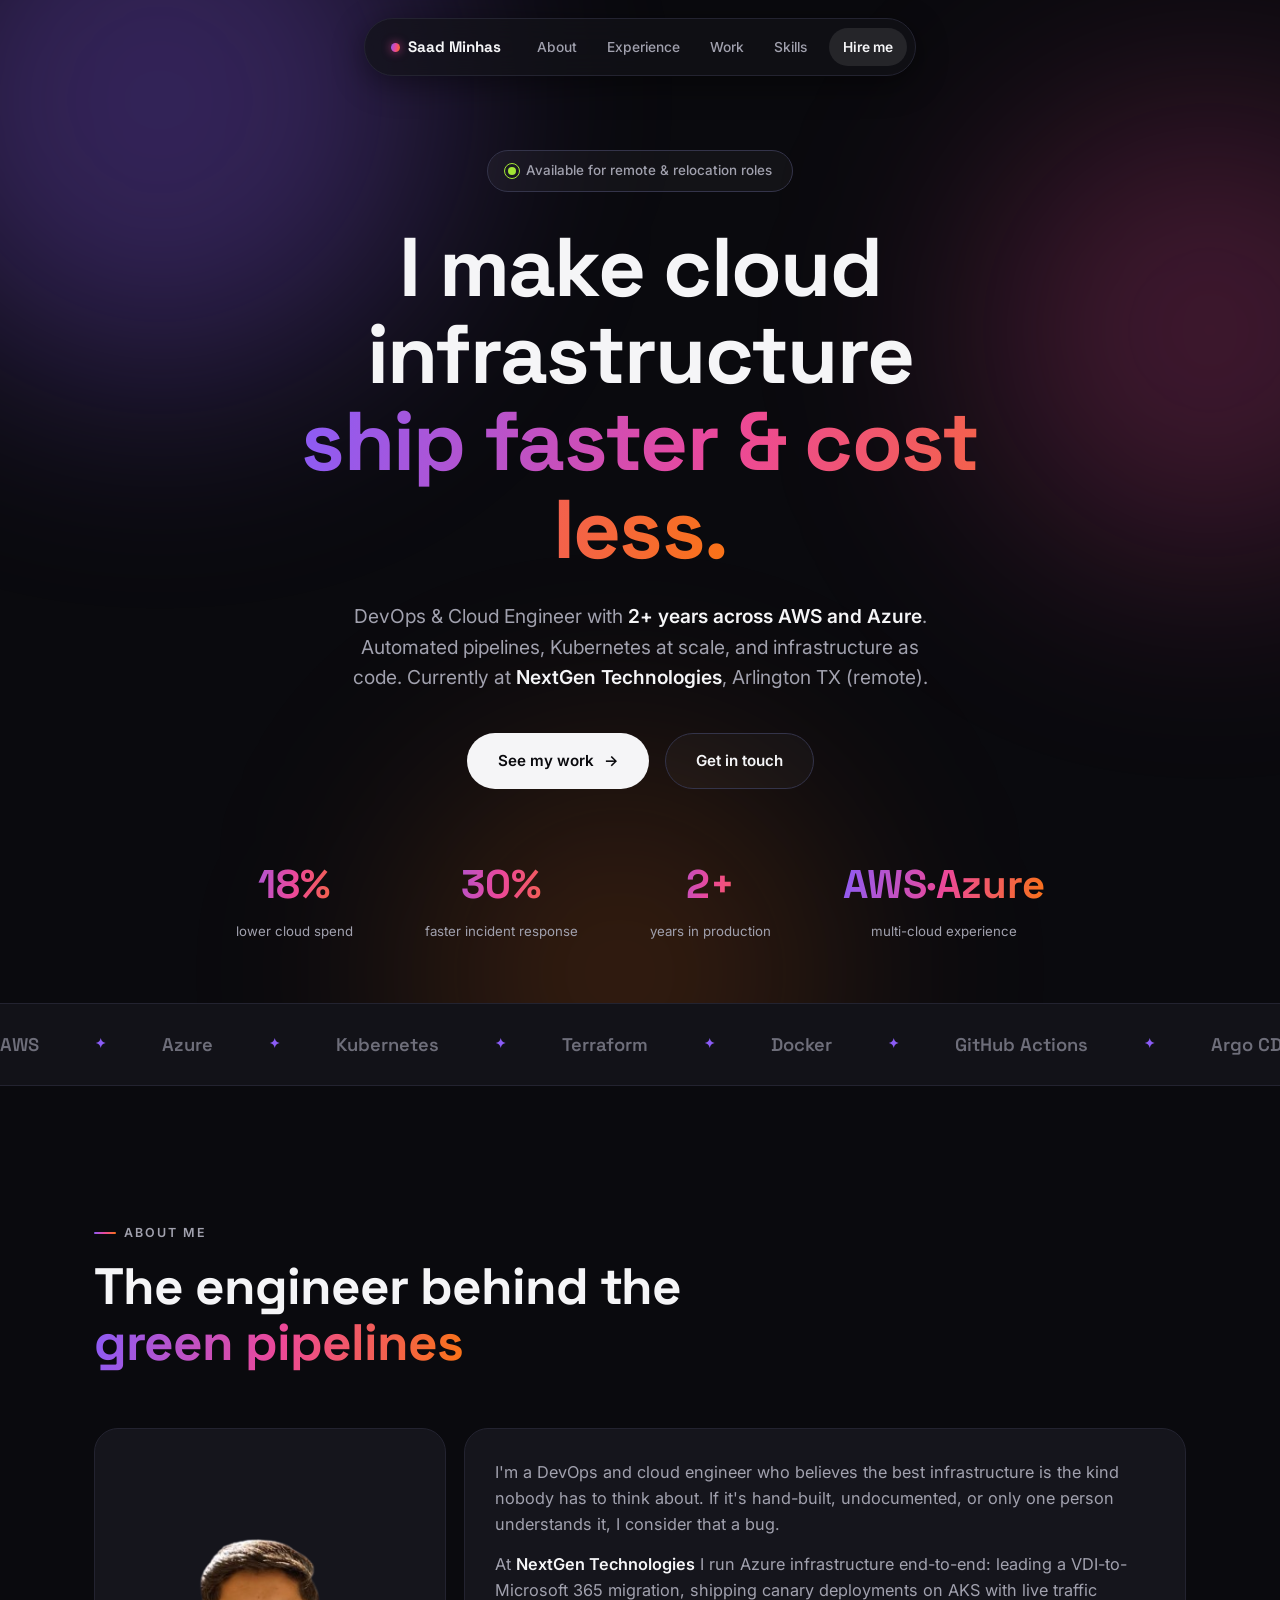
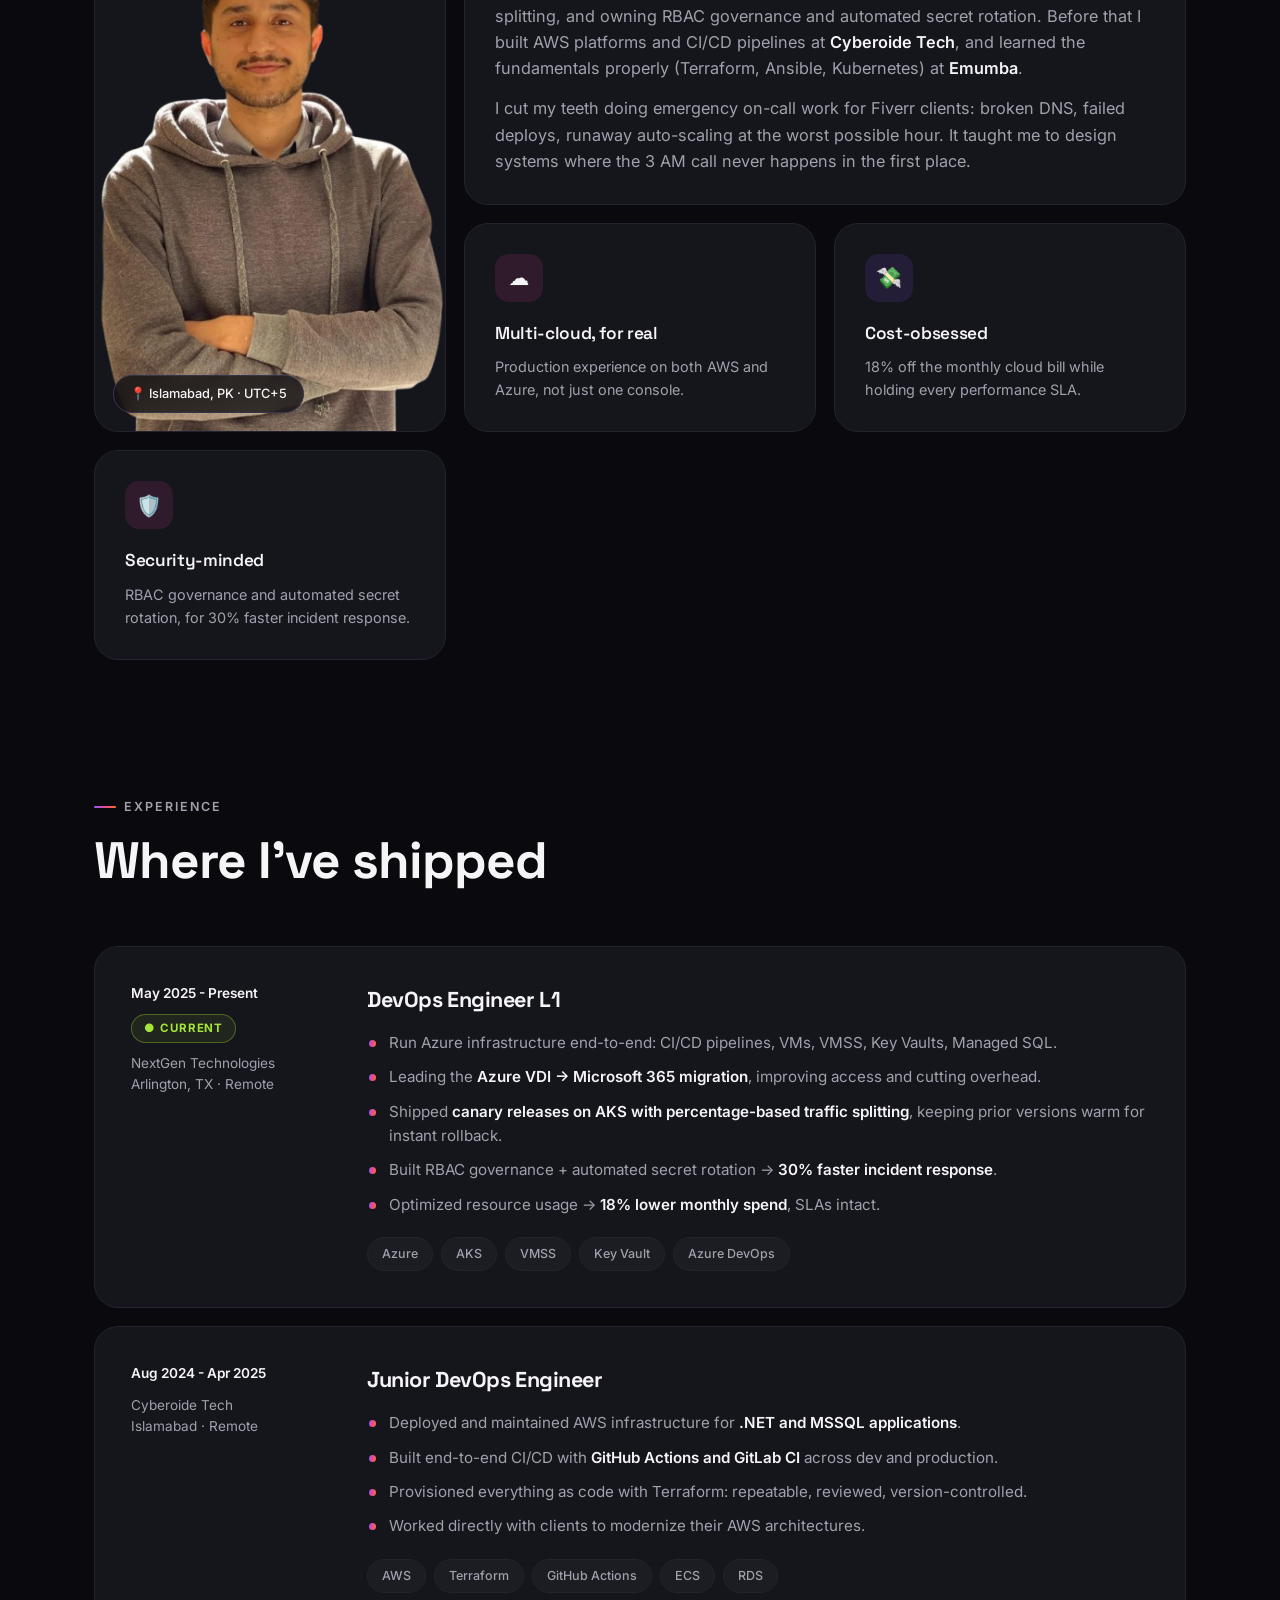
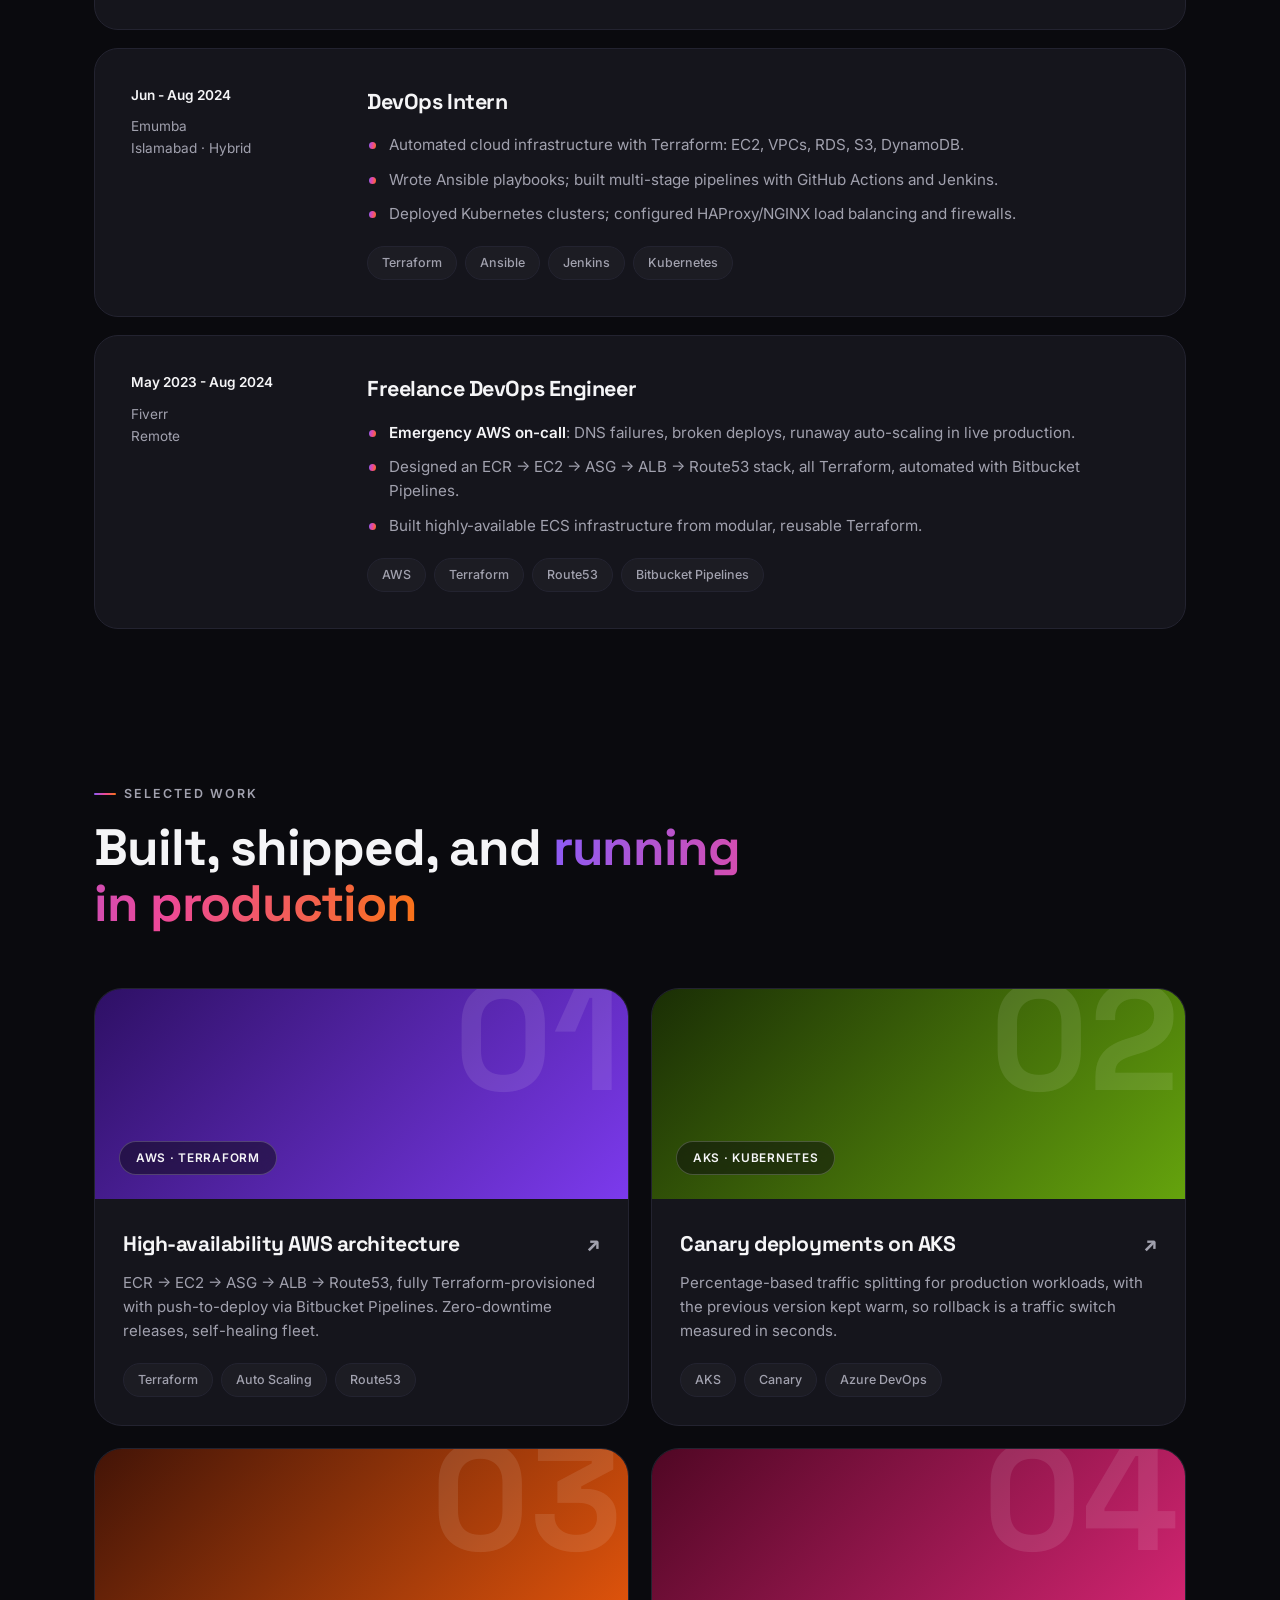
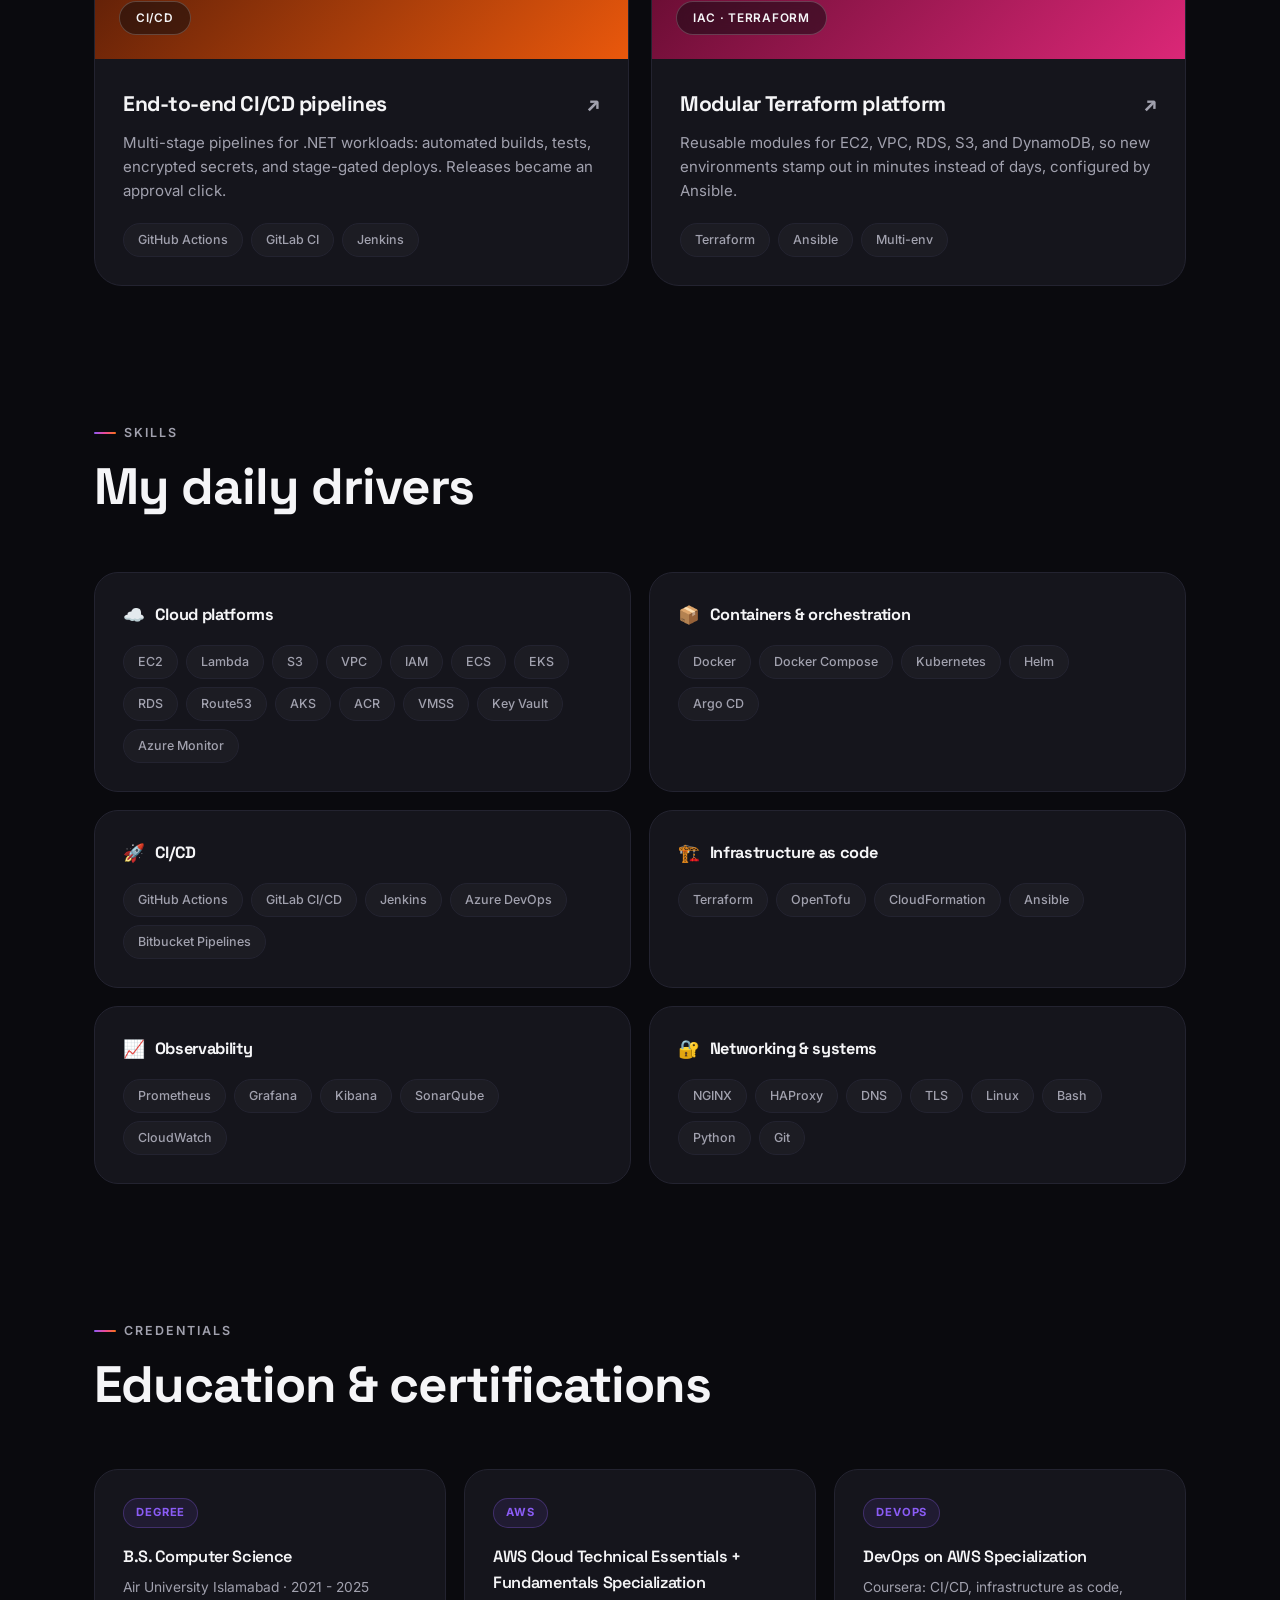
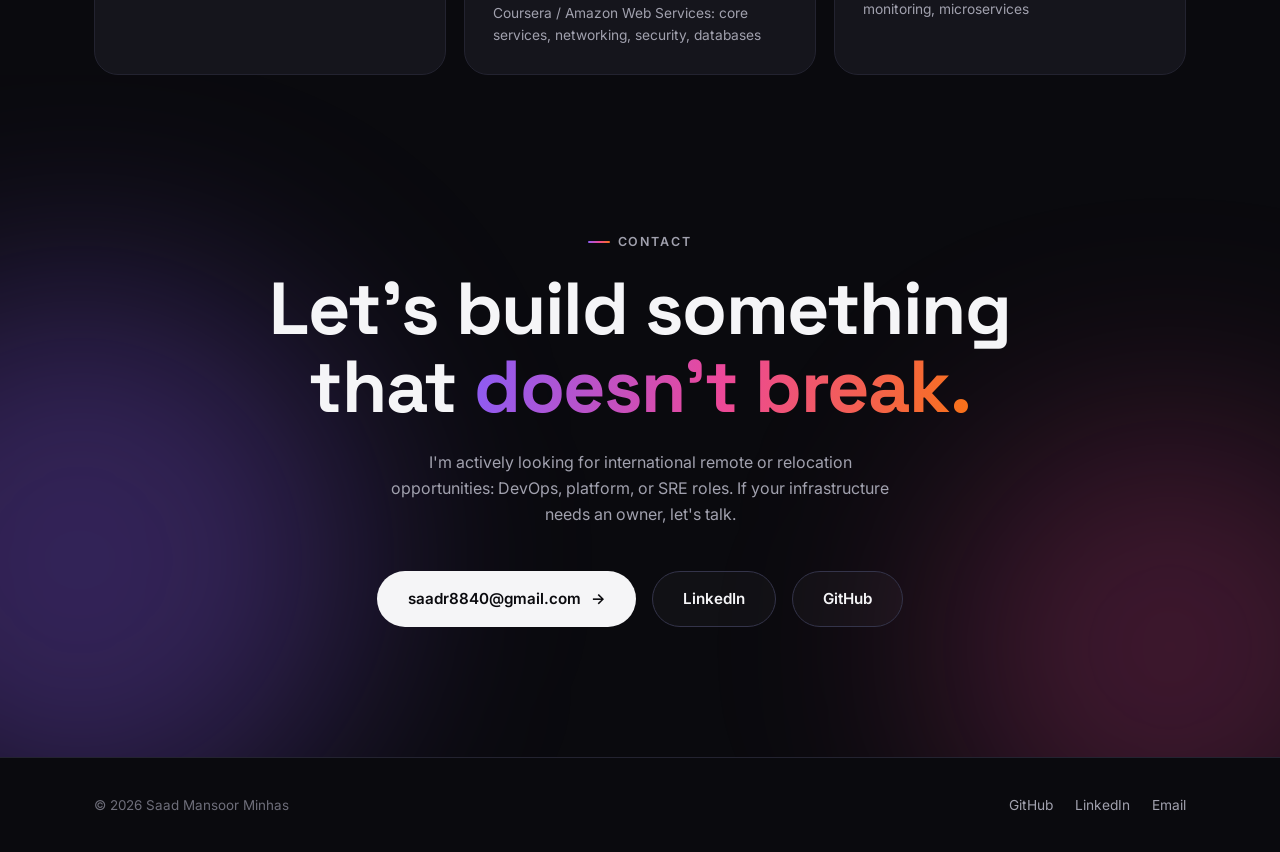
<file: index.html>
<!DOCTYPE html>
<html lang="en">

<head>
    <meta charset="UTF-8">
    <meta name="viewport" content="width=device-width, initial-scale=1.0">
    <title>Saad Mansoor Minhas | DevOps & Cloud Engineer</title>
    <meta name="description"
        content="DevOps & Cloud Engineer with 2+ years across AWS and Azure, spanning infrastructure automation, CI/CD, container orchestration, and cost optimization. Open to remote and relocation opportunities.">
    <meta property="og:title" content="Saad Mansoor Minhas, DevOps & Cloud Engineer">
    <meta property="og:description"
        content="Infrastructure automation, CI/CD pipelines, Kubernetes, and cloud cost optimization across AWS & Azure.">
    <meta property="og:type" content="website">
    <link rel="preconnect" href="https://fonts.googleapis.com">
    <link rel="preconnect" href="https://fonts.gstatic.com" crossorigin>
    <link
        href="https://fonts.googleapis.com/css2?family=Space+Grotesk:wght@500;600;700&family=Inter:wght@400;500;600;700&display=swap"
        rel="stylesheet">
    <link rel="stylesheet" href="styles.css">
</head>

<body>
    <nav class="nav">
        <a href="#" class="nav-logo"><span class="spark"></span>Saad Minhas</a>
        <button class="nav-toggle" aria-label="Toggle menu"><span></span><span></span><span></span></button>
        <div class="nav-links">
            <a href="#about">About</a>
            <a href="#experience">Experience</a>
            <a href="#work">Work</a>
            <a href="#skills">Skills</a>
            <a href="#contact" class="nav-hire">Hire me</a>
        </div>
    </nav>

    <!-- Hero -->
    <header class="hero">
        <div class="blob blob-violet"></div>
        <div class="blob blob-pink"></div>
        <div class="blob blob-orange"></div>
        <div class="container hero-inner">
            <div class="hero-badge rise rise-1">
                <span class="pulse"></span>
                Available for remote &amp; relocation roles
            </div>
            <h1 class="rise rise-2">
                I make cloud infrastructure<br>
                <span class="grad-text">ship faster &amp; cost less.</span>
            </h1>
            <p class="hero-sub rise rise-3">
                DevOps &amp; Cloud Engineer with <strong>2+ years across AWS and Azure</strong>.
                Automated pipelines, Kubernetes at scale, and infrastructure as code.
                Currently at <strong>NextGen Technologies</strong>, Arlington TX (remote).
            </p>
            <div class="hero-cta rise rise-4">
                <a href="#work" class="btn btn-primary">See my work <span class="arr">→</span></a>
                <a href="mailto:saadr8840@gmail.com" class="btn btn-ghost">Get in touch</a>
            </div>
            <div class="hero-stats rise rise-5">
                <div class="hstat">
                    <div class="v"><span data-count="18" data-suffix="%">0</span></div>
                    <div class="l">lower cloud spend</div>
                </div>
                <div class="hstat">
                    <div class="v"><span data-count="30" data-suffix="%">0</span></div>
                    <div class="l">faster incident response</div>
                </div>
                <div class="hstat">
                    <div class="v"><span data-count="2" data-suffix="+">0</span></div>
                    <div class="l">years in production</div>
                </div>
                <div class="hstat">
                    <div class="v">AWS·Azure</div>
                    <div class="l">multi-cloud experience</div>
                </div>
            </div>
        </div>
    </header>

    <!-- Marquee -->
    <div class="marquee" aria-hidden="true">
        <div class="marquee-track">
            <span class="marquee-item">AWS</span>
            <span class="marquee-item">Azure</span>
            <span class="marquee-item">Kubernetes</span>
            <span class="marquee-item">Terraform</span>
            <span class="marquee-item">Docker</span>
            <span class="marquee-item">GitHub Actions</span>
            <span class="marquee-item">Argo CD</span>
            <span class="marquee-item">Ansible</span>
            <span class="marquee-item">Prometheus</span>
            <span class="marquee-item">Grafana</span>
            <span class="marquee-item">Helm</span>
            <span class="marquee-item">GitLab CI</span>
            <span class="marquee-item">Jenkins</span>
            <span class="marquee-item">Linux</span>
        </div>
    </div>

    <!-- About -->
    <section id="about" class="section">
        <div class="container">
            <div class="section-head reveal">
                <span class="kicker">About me</span>
                <h2>The engineer behind the <span class="grad-text">green pipelines</span></h2>
            </div>
            <div class="bento" data-stagger>
                <div class="bento-card bento-photo reveal">
                    <img src="profile2.png" alt="Saad Mansoor Minhas">
                    <span class="tag-loc">📍 Islamabad, PK · UTC+5</span>
                </div>
                <div class="bento-card bento-bio reveal">
                    <span class="glow glow-v"></span>
                    <p>
                        I'm a DevOps and cloud engineer who believes the best infrastructure is the kind
                        nobody has to think about. If it's hand-built, undocumented, or only one person
                        understands it, I consider that a bug.
                    </p>
                    <p>
                        At <strong>NextGen Technologies</strong> I run Azure infrastructure end-to-end: leading a
                        VDI-to-Microsoft 365 migration, shipping canary deployments on AKS with live traffic
                        splitting, and owning RBAC governance and automated secret rotation. Before that I built
                        AWS platforms and CI/CD pipelines at <strong>Cyberoide Tech</strong>, and learned the
                        fundamentals properly (Terraform, Ansible, Kubernetes) at <strong>Emumba</strong>.
                    </p>
                    <p>
                        I cut my teeth doing emergency on-call work for Fiverr clients: broken DNS, failed deploys,
                        runaway auto-scaling at the worst possible hour. It taught me to design systems where
                        the 3 AM call never happens in the first place.
                    </p>
                </div>
                <div class="bento-card bento-mini reveal">
                    <span class="glow glow-p"></span>
                    <div class="bento-icon">☁️</div>
                    <h3>Multi-cloud, for real</h3>
                    <p class="d">Production experience on both AWS and Azure, not just one console.</p>
                </div>
                <div class="bento-card bento-mini reveal">
                    <span class="glow glow-o"></span>
                    <div class="bento-icon">💸</div>
                    <h3>Cost-obsessed</h3>
                    <p class="d">18% off the monthly cloud bill while holding every performance SLA.</p>
                </div>
                <div class="bento-card bento-mini reveal">
                    <span class="glow glow-l"></span>
                    <div class="bento-icon">🛡️</div>
                    <h3>Security-minded</h3>
                    <p class="d">RBAC governance and automated secret rotation, for 30% faster incident response.</p>
                </div>
            </div>
        </div>
    </section>

    <!-- Experience -->
    <section id="experience" class="section">
        <div class="container">
            <div class="section-head reveal">
                <span class="kicker">Experience</span>
                <h2>Where I've shipped</h2>
            </div>

            <div data-stagger>
                <div class="xp-card reveal">
                    <div class="xp-side">
                        <div class="when">May 2025 - Present</div>
                        <span class="now">● Current</span>
                        <p class="org">NextGen Technologies<br>Arlington, TX · Remote</p>
                    </div>
                    <div class="xp-main">
                        <h3>DevOps Engineer L1</h3>
                        <ul>
                            <li>Run Azure infrastructure end-to-end: CI/CD pipelines, VMs, VMSS, Key Vaults, Managed SQL.</li>
                            <li>Leading the <strong>Azure VDI → Microsoft 365 migration</strong>, improving access and cutting overhead.</li>
                            <li>Shipped <strong>canary releases on AKS with percentage-based traffic splitting</strong>, keeping prior versions warm for instant rollback.</li>
                            <li>Built RBAC governance + automated secret rotation → <strong>30% faster incident response</strong>.</li>
                            <li>Optimized resource usage → <strong>18% lower monthly spend</strong>, SLAs intact.</li>
                        </ul>
                        <div class="pills">
                            <span class="pill">Azure</span><span class="pill">AKS</span><span class="pill">VMSS</span>
                            <span class="pill">Key Vault</span><span class="pill">Azure DevOps</span>
                        </div>
                    </div>
                </div>

                <div class="xp-card reveal">
                    <div class="xp-side">
                        <div class="when">Aug 2024 - Apr 2025</div>
                        <p class="org">Cyberoide Tech<br>Islamabad · Remote</p>
                    </div>
                    <div class="xp-main">
                        <h3>Junior DevOps Engineer</h3>
                        <ul>
                            <li>Deployed and maintained AWS infrastructure for <strong>.NET and MSSQL applications</strong>.</li>
                            <li>Built end-to-end CI/CD with <strong>GitHub Actions and GitLab CI</strong> across dev and production.</li>
                            <li>Provisioned everything as code with Terraform: repeatable, reviewed, version-controlled.</li>
                            <li>Worked directly with clients to modernize their AWS architectures.</li>
                        </ul>
                        <div class="pills">
                            <span class="pill">AWS</span><span class="pill">Terraform</span><span class="pill">GitHub Actions</span>
                            <span class="pill">ECS</span><span class="pill">RDS</span>
                        </div>
                    </div>
                </div>

                <div class="xp-card reveal">
                    <div class="xp-side">
                        <div class="when">Jun - Aug 2024</div>
                        <p class="org">Emumba<br>Islamabad · Hybrid</p>
                    </div>
                    <div class="xp-main">
                        <h3>DevOps Intern</h3>
                        <ul>
                            <li>Automated cloud infrastructure with Terraform: EC2, VPCs, RDS, S3, DynamoDB.</li>
                            <li>Wrote Ansible playbooks; built multi-stage pipelines with GitHub Actions and Jenkins.</li>
                            <li>Deployed Kubernetes clusters; configured HAProxy/NGINX load balancing and firewalls.</li>
                        </ul>
                        <div class="pills">
                            <span class="pill">Terraform</span><span class="pill">Ansible</span><span class="pill">Jenkins</span>
                            <span class="pill">Kubernetes</span>
                        </div>
                    </div>
                </div>

                <div class="xp-card reveal">
                    <div class="xp-side">
                        <div class="when">May 2023 - Aug 2024</div>
                        <p class="org">Fiverr<br>Remote</p>
                    </div>
                    <div class="xp-main">
                        <h3>Freelance DevOps Engineer</h3>
                        <ul>
                            <li><strong>Emergency AWS on-call</strong>: DNS failures, broken deploys, runaway auto-scaling in live production.</li>
                            <li>Designed an ECR → EC2 → ASG → ALB → Route53 stack, all Terraform, automated with Bitbucket Pipelines.</li>
                            <li>Built highly-available ECS infrastructure from modular, reusable Terraform.</li>
                        </ul>
                        <div class="pills">
                            <span class="pill">AWS</span><span class="pill">Terraform</span><span class="pill">Route53</span>
                            <span class="pill">Bitbucket Pipelines</span>
                        </div>
                    </div>
                </div>
            </div>
        </div>
    </section>

    <!-- Work -->
    <section id="work" class="section">
        <div class="container">
            <div class="section-head reveal">
                <span class="kicker">Selected work</span>
                <h2>Built, shipped, and <span class="grad-text">running in production</span></h2>
            </div>

            <div class="projects-grid" data-stagger>
                <a href="aws-infrastructure.html" class="proj reveal">
                    <div class="proj-cover cover-violet" data-num="01">
                        <span class="chip">AWS · Terraform</span>
                    </div>
                    <div class="proj-body">
                        <h3>High-availability AWS architecture <span class="arr">↗</span></h3>
                        <p>ECR → EC2 → ASG → ALB → Route53, fully Terraform-provisioned with push-to-deploy via Bitbucket Pipelines. Zero-downtime releases, self-healing fleet.</p>
                        <div class="pills">
                            <span class="pill">Terraform</span><span class="pill">Auto Scaling</span><span class="pill">Route53</span>
                        </div>
                    </div>
                </a>

                <a href="kubernetes-cluster.html" class="proj reveal">
                    <div class="proj-cover cover-lime" data-num="02">
                        <span class="chip">AKS · Kubernetes</span>
                    </div>
                    <div class="proj-body">
                        <h3>Canary deployments on AKS <span class="arr">↗</span></h3>
                        <p>Percentage-based traffic splitting for production workloads, with the previous version kept warm, so rollback is a traffic switch measured in seconds.</p>
                        <div class="pills">
                            <span class="pill">AKS</span><span class="pill">Canary</span><span class="pill">Azure DevOps</span>
                        </div>
                    </div>
                </a>

                <a href="cicd-pipeline.html" class="proj reveal">
                    <div class="proj-cover cover-orange" data-num="03">
                        <span class="chip">CI/CD</span>
                    </div>
                    <div class="proj-body">
                        <h3>End-to-end CI/CD pipelines <span class="arr">↗</span></h3>
                        <p>Multi-stage pipelines for .NET workloads: automated builds, tests, encrypted secrets, and stage-gated deploys. Releases became an approval click.</p>
                        <div class="pills">
                            <span class="pill">GitHub Actions</span><span class="pill">GitLab CI</span><span class="pill">Jenkins</span>
                        </div>
                    </div>
                </a>

                <a href="infrastructure-as-code.html" class="proj reveal">
                    <div class="proj-cover cover-pink" data-num="04">
                        <span class="chip">IaC · Terraform</span>
                    </div>
                    <div class="proj-body">
                        <h3>Modular Terraform platform <span class="arr">↗</span></h3>
                        <p>Reusable modules for EC2, VPC, RDS, S3, and DynamoDB, so new environments stamp out in minutes instead of days, configured by Ansible.</p>
                        <div class="pills">
                            <span class="pill">Terraform</span><span class="pill">Ansible</span><span class="pill">Multi-env</span>
                        </div>
                    </div>
                </a>
            </div>
        </div>
    </section>

    <!-- Skills -->
    <section id="skills" class="section">
        <div class="container">
            <div class="section-head reveal">
                <span class="kicker">Skills</span>
                <h2>My daily drivers</h2>
            </div>
            <div class="skill-groups" data-stagger>
                <div class="skill-group reveal">
                    <h3><span class="ico">☁️</span>Cloud platforms</h3>
                    <div class="pills">
                        <span class="pill">EC2</span><span class="pill">Lambda</span><span class="pill">S3</span>
                        <span class="pill">VPC</span><span class="pill">IAM</span><span class="pill">ECS</span>
                        <span class="pill">EKS</span><span class="pill">RDS</span><span class="pill">Route53</span>
                        <span class="pill">AKS</span><span class="pill">ACR</span><span class="pill">VMSS</span>
                        <span class="pill">Key Vault</span><span class="pill">Azure Monitor</span>
                    </div>
                </div>
                <div class="skill-group reveal">
                    <h3><span class="ico">📦</span>Containers &amp; orchestration</h3>
                    <div class="pills">
                        <span class="pill">Docker</span><span class="pill">Docker Compose</span>
                        <span class="pill">Kubernetes</span><span class="pill">Helm</span><span class="pill">Argo CD</span>
                    </div>
                </div>
                <div class="skill-group reveal">
                    <h3><span class="ico">🚀</span>CI/CD</h3>
                    <div class="pills">
                        <span class="pill">GitHub Actions</span><span class="pill">GitLab CI/CD</span>
                        <span class="pill">Jenkins</span><span class="pill">Azure DevOps</span>
                        <span class="pill">Bitbucket Pipelines</span>
                    </div>
                </div>
                <div class="skill-group reveal">
                    <h3><span class="ico">🏗️</span>Infrastructure as code</h3>
                    <div class="pills">
                        <span class="pill">Terraform</span><span class="pill">OpenTofu</span>
                        <span class="pill">CloudFormation</span><span class="pill">Ansible</span>
                    </div>
                </div>
                <div class="skill-group reveal">
                    <h3><span class="ico">📈</span>Observability</h3>
                    <div class="pills">
                        <span class="pill">Prometheus</span><span class="pill">Grafana</span>
                        <span class="pill">Kibana</span><span class="pill">SonarQube</span>
                        <span class="pill">CloudWatch</span>
                    </div>
                </div>
                <div class="skill-group reveal">
                    <h3><span class="ico">🔐</span>Networking &amp; systems</h3>
                    <div class="pills">
                        <span class="pill">NGINX</span><span class="pill">HAProxy</span><span class="pill">DNS</span>
                        <span class="pill">TLS</span><span class="pill">Linux</span><span class="pill">Bash</span>
                        <span class="pill">Python</span><span class="pill">Git</span>
                    </div>
                </div>
            </div>
        </div>
    </section>

    <!-- Credentials -->
    <section id="credentials" class="section">
        <div class="container">
            <div class="section-head reveal">
                <span class="kicker">Credentials</span>
                <h2>Education &amp; certifications</h2>
            </div>
            <div class="cred-row" data-stagger>
                <div class="cred-card reveal">
                    <span class="badge">Degree</span>
                    <h3>B.S. Computer Science</h3>
                    <p>Air University Islamabad · 2021 - 2025</p>
                </div>
                <div class="cred-card reveal">
                    <span class="badge">AWS</span>
                    <h3>AWS Cloud Technical Essentials + Fundamentals Specialization</h3>
                    <p>Coursera / Amazon Web Services: core services, networking, security, databases</p>
                </div>
                <div class="cred-card reveal">
                    <span class="badge">DevOps</span>
                    <h3>DevOps on AWS Specialization</h3>
                    <p>Coursera: CI/CD, infrastructure as code, monitoring, microservices</p>
                </div>
            </div>
        </div>
    </section>

    <!-- CTA -->
    <section id="contact" class="cta">
        <div class="blob blob-violet" style="top: 30%; left: -200px;"></div>
        <div class="blob blob-pink" style="bottom: -120px; right: -120px; top: auto;"></div>
        <div class="container cta-inner reveal">
            <span class="kicker" style="justify-content: center;">Contact</span>
            <h2 style="margin-top: 18px;">Let's build something that <span class="grad-text">doesn't break.</span></h2>
            <p>
                I'm actively looking for international remote or relocation opportunities:
                DevOps, platform, or SRE roles. If your infrastructure needs an owner, let's talk.
            </p>
            <div class="cta-actions">
                <a href="mailto:saadr8840@gmail.com" class="btn btn-primary">saadr8840@gmail.com <span class="arr">→</span></a>
                <a href="https://www.linkedin.com/in/saad-mansoor-minhas/" target="_blank" rel="noopener noreferrer" class="btn btn-ghost">LinkedIn</a>
                <a href="https://github.com/Saad-Mansoor-Minhas" target="_blank" rel="noopener noreferrer" class="btn btn-ghost">GitHub</a>
            </div>
        </div>
    </section>

    <footer class="footer">
        <div class="container footer-inner">
            <p>© <span class="year">2026</span> Saad Mansoor Minhas</p>
            <div class="footer-links">
                <a href="https://github.com/Saad-Mansoor-Minhas" target="_blank" rel="noopener noreferrer">GitHub</a>
                <a href="https://www.linkedin.com/in/saad-mansoor-minhas/" target="_blank" rel="noopener noreferrer">LinkedIn</a>
                <a href="mailto:saadr8840@gmail.com">Email</a>
            </div>
        </div>
    </footer>

    <script src="script.js"></script>
</body>

</html>
</file>
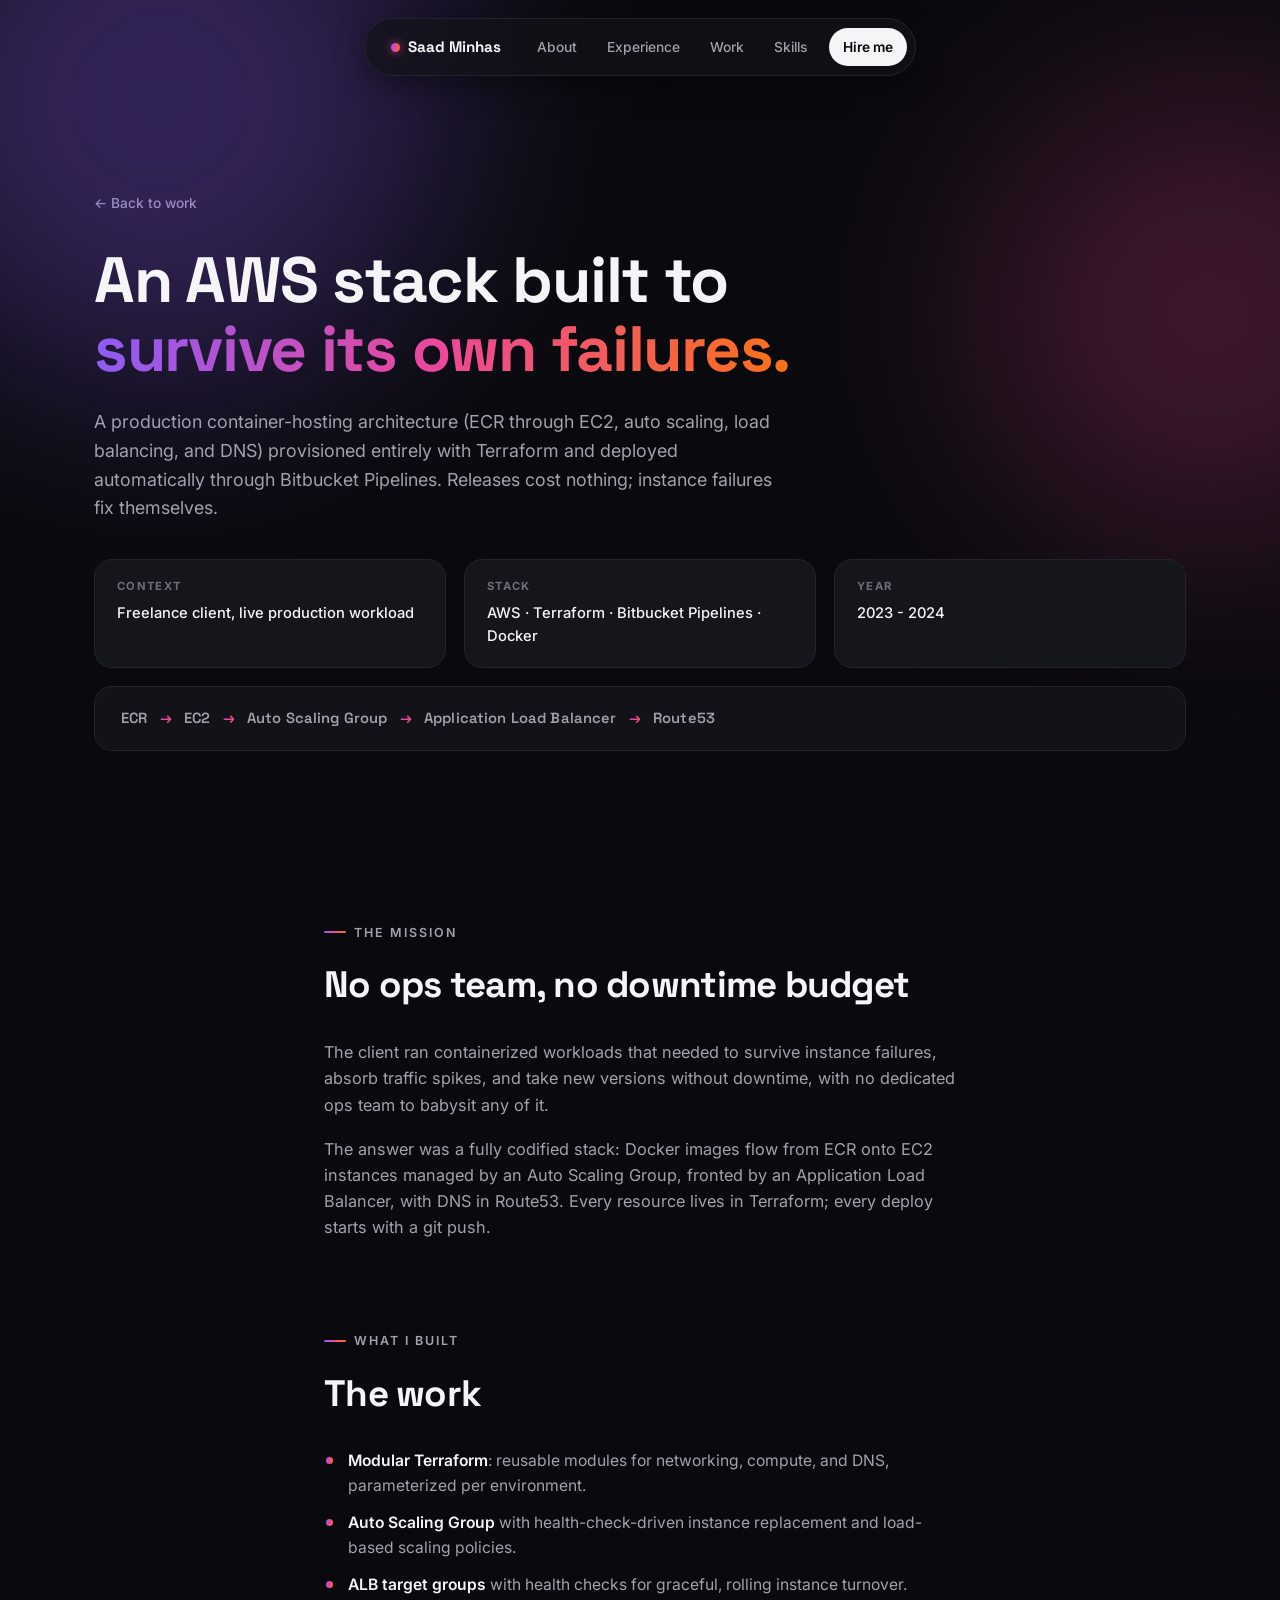
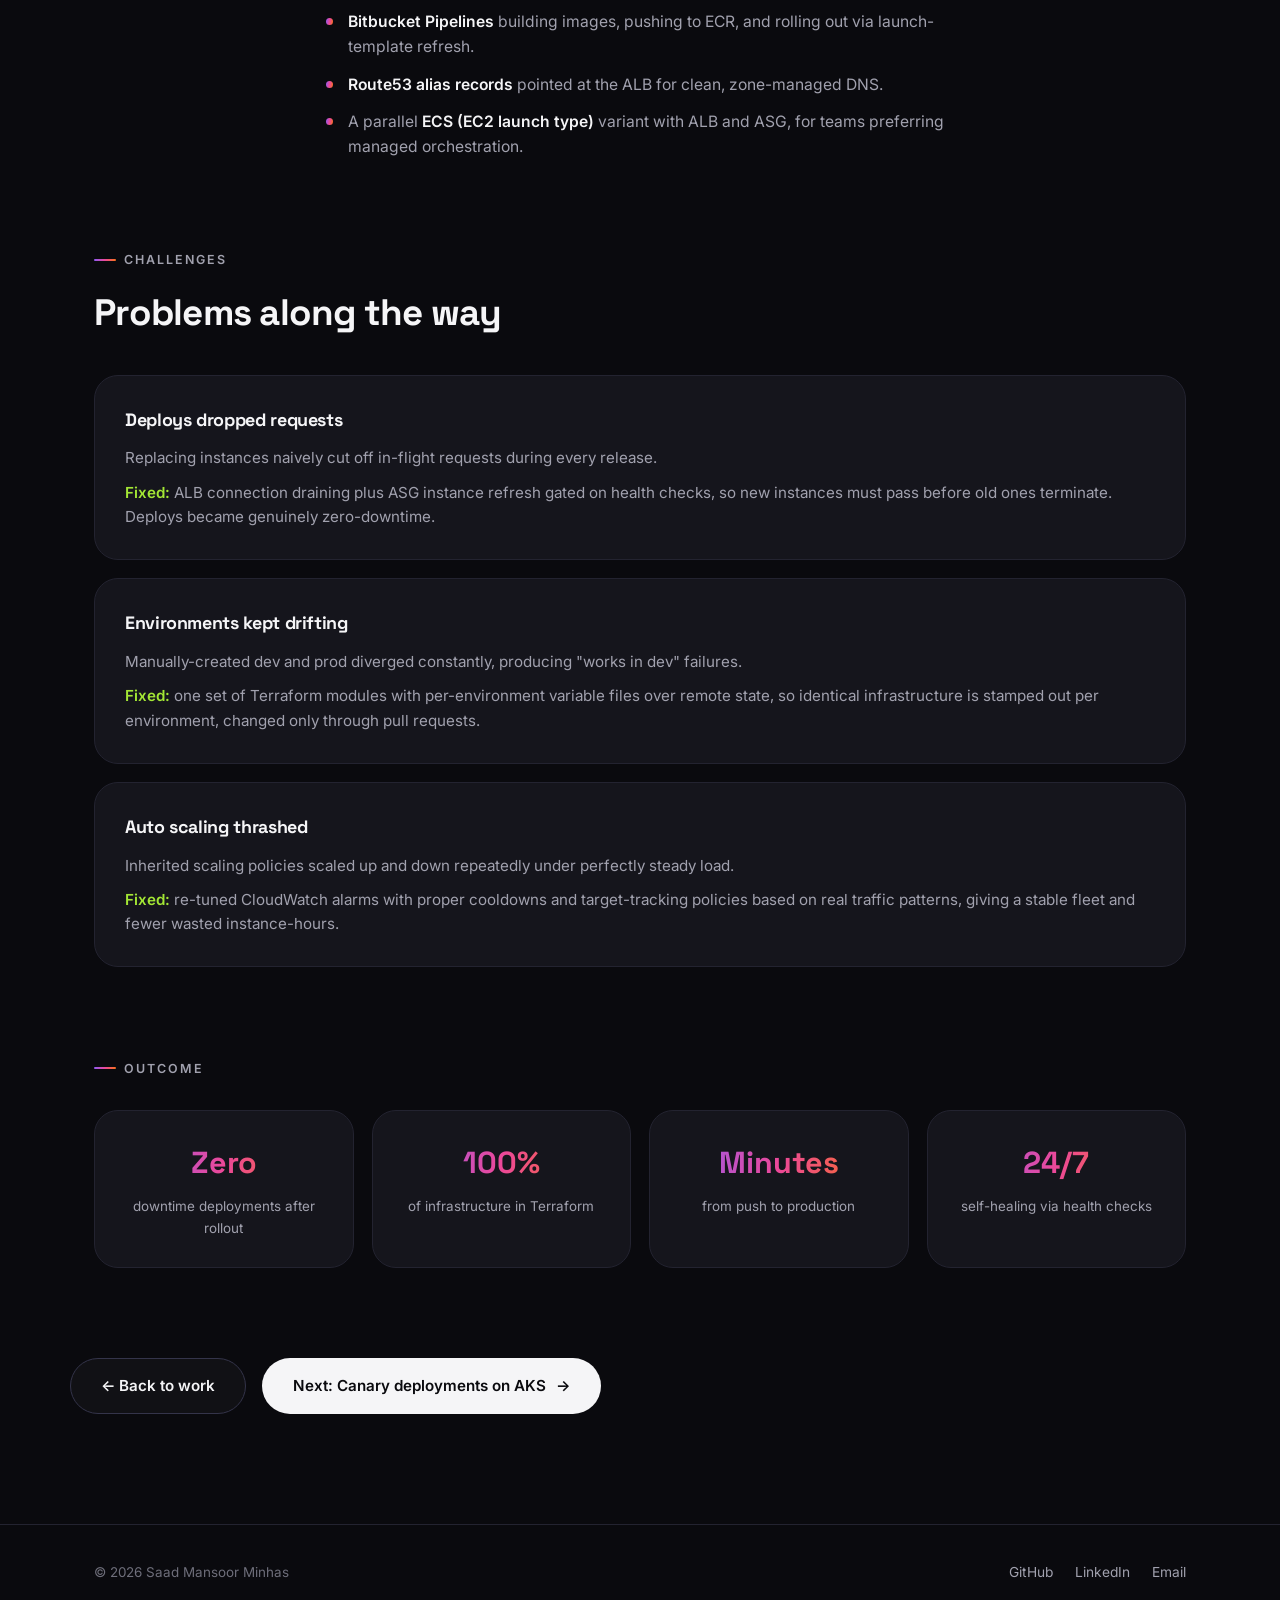
<file: aws-infrastructure.html>
<!DOCTYPE html>
<html lang="en">

<head>
    <meta charset="UTF-8">
    <meta name="viewport" content="width=device-width, initial-scale=1.0">
    <title>High-availability AWS architecture | Saad Mansoor Minhas</title>
    <meta name="description" content="Case study: an ECR → EC2 → ASG → ALB → Route53 architecture provisioned with Terraform and automated with Bitbucket Pipelines.">
    <link rel="preconnect" href="https://fonts.googleapis.com">
    <link rel="preconnect" href="https://fonts.gstatic.com" crossorigin>
    <link
        href="https://fonts.googleapis.com/css2?family=Space+Grotesk:wght@500;600;700&family=Inter:wght@400;500;600;700&display=swap"
        rel="stylesheet">
    <link rel="stylesheet" href="styles.css">
</head>

<body>
    <nav class="nav scrolled">
        <a href="index.html" class="nav-logo"><span class="spark"></span>Saad Minhas</a>
        <button class="nav-toggle" aria-label="Toggle menu"><span></span><span></span><span></span></button>
        <div class="nav-links">
            <a href="index.html#about">About</a>
            <a href="index.html#experience">Experience</a>
            <a href="index.html#work">Work</a>
            <a href="index.html#skills">Skills</a>
            <a href="index.html#contact" class="nav-hire">Hire me</a>
        </div>
    </nav>

    <header class="study-hero">
        <div class="blob blob-violet"></div>
        <div class="blob blob-pink"></div>
        <div class="container">
            <a href="index.html#work" class="crumb">← Back to work</a>
            <h1 class="rise rise-1">An AWS stack built to <span class="grad-text">survive its own failures.</span></h1>
            <p class="lede rise rise-2">
                A production container-hosting architecture (ECR through EC2, auto scaling, load balancing,
                and DNS) provisioned entirely with Terraform and deployed automatically through Bitbucket
                Pipelines. Releases cost nothing; instance failures fix themselves.
            </p>
            <div class="study-meta rise rise-3">
                <div>
                    <p class="k">Context</p>
                    <p class="v">Freelance client, live production workload</p>
                </div>
                <div>
                    <p class="k">Stack</p>
                    <p class="v">AWS · Terraform · Bitbucket Pipelines · Docker</p>
                </div>
                <div>
                    <p class="k">Year</p>
                    <p class="v">2023 - 2024</p>
                </div>
            </div>
            <p class="flow rise rise-4">ECR <span class="sep">→</span> EC2 <span class="sep">→</span> Auto Scaling Group <span class="sep">→</span> Application Load Balancer <span class="sep">→</span> Route53</p>
        </div>
    </header>

    <section class="study-section">
        <div class="container prose reveal">
            <span class="kicker">The mission</span>
            <h2>No ops team, no downtime budget</h2>
            <p>
                The client ran containerized workloads that needed to survive instance failures, absorb
                traffic spikes, and take new versions without downtime, with no dedicated ops team to
                babysit any of it.
            </p>
            <p>
                The answer was a fully codified stack: Docker images flow from ECR onto EC2 instances
                managed by an Auto Scaling Group, fronted by an Application Load Balancer, with DNS in
                Route53. Every resource lives in Terraform; every deploy starts with a git push.
            </p>
        </div>
    </section>

    <section class="study-section">
        <div class="container prose reveal">
            <span class="kicker">What I built</span>
            <h2>The work</h2>
            <ul>
                <li><strong>Modular Terraform</strong>: reusable modules for networking, compute, and DNS, parameterized per environment.</li>
                <li><strong>Auto Scaling Group</strong> with health-check-driven instance replacement and load-based scaling policies.</li>
                <li><strong>ALB target groups</strong> with health checks for graceful, rolling instance turnover.</li>
                <li><strong>Bitbucket Pipelines</strong> building images, pushing to ECR, and rolling out via launch-template refresh.</li>
                <li><strong>Route53 alias records</strong> pointed at the ALB for clean, zone-managed DNS.</li>
                <li>A parallel <strong>ECS (EC2 launch type)</strong> variant with ALB and ASG, for teams preferring managed orchestration.</li>
            </ul>
        </div>
    </section>

    <section class="study-section">
        <div class="container">
            <div class="reveal" style="margin-bottom: 32px;">
                <span class="kicker">Challenges</span>
                <h2 class="display" style="font-size: clamp(1.6rem, 3.4vw, 2.3rem); font-weight: 700; margin-top: 14px;">Problems along the way</h2>
            </div>
            <div class="challenge-grid" data-stagger>
                <div class="challenge reveal">
                    <h3>Deploys dropped requests</h3>
                    <p>Replacing instances naively cut off in-flight requests during every release.</p>
                    <p><strong>Fixed:</strong> ALB connection draining plus ASG instance refresh gated on health checks, so new instances must pass before old ones terminate. Deploys became genuinely zero-downtime.</p>
                </div>
                <div class="challenge reveal">
                    <h3>Environments kept drifting</h3>
                    <p>Manually-created dev and prod diverged constantly, producing "works in dev" failures.</p>
                    <p><strong>Fixed:</strong> one set of Terraform modules with per-environment variable files over remote state, so identical infrastructure is stamped out per environment, changed only through pull requests.</p>
                </div>
                <div class="challenge reveal">
                    <h3>Auto scaling thrashed</h3>
                    <p>Inherited scaling policies scaled up and down repeatedly under perfectly steady load.</p>
                    <p><strong>Fixed:</strong> re-tuned CloudWatch alarms with proper cooldowns and target-tracking policies based on real traffic patterns, giving a stable fleet and fewer wasted instance-hours.</p>
                </div>
            </div>
        </div>
    </section>

    <section class="study-section">
        <div class="container">
            <div class="reveal" style="margin-bottom: 32px;">
                <span class="kicker">Outcome</span>
            </div>
            <div class="results-row" data-stagger>
                <div class="result reveal"><p class="num">Zero</p><p class="lbl">downtime deployments after rollout</p></div>
                <div class="result reveal"><p class="num">100%</p><p class="lbl">of infrastructure in Terraform</p></div>
                <div class="result reveal"><p class="num">Minutes</p><p class="lbl">from push to production</p></div>
                <div class="result reveal"><p class="num">24/7</p><p class="lbl">self-healing via health checks</p></div>
            </div>
        </div>
    </section>

    <div class="study-end container">
        <a href="index.html#work" class="btn btn-ghost">← Back to work</a>
        <a href="kubernetes-cluster.html" class="btn btn-primary">Next: Canary deployments on AKS <span class="arr">→</span></a>
    </div>

    <footer class="footer">
        <div class="container footer-inner">
            <p>© <span class="year">2026</span> Saad Mansoor Minhas</p>
            <div class="footer-links">
                <a href="https://github.com/Saad-Mansoor-Minhas" target="_blank" rel="noopener noreferrer">GitHub</a>
                <a href="https://www.linkedin.com/in/saad-mansoor-minhas/" target="_blank" rel="noopener noreferrer">LinkedIn</a>
                <a href="mailto:saadr8840@gmail.com">Email</a>
            </div>
        </div>
    </footer>

    <script src="script.js"></script>
</body>

</html>
</file>
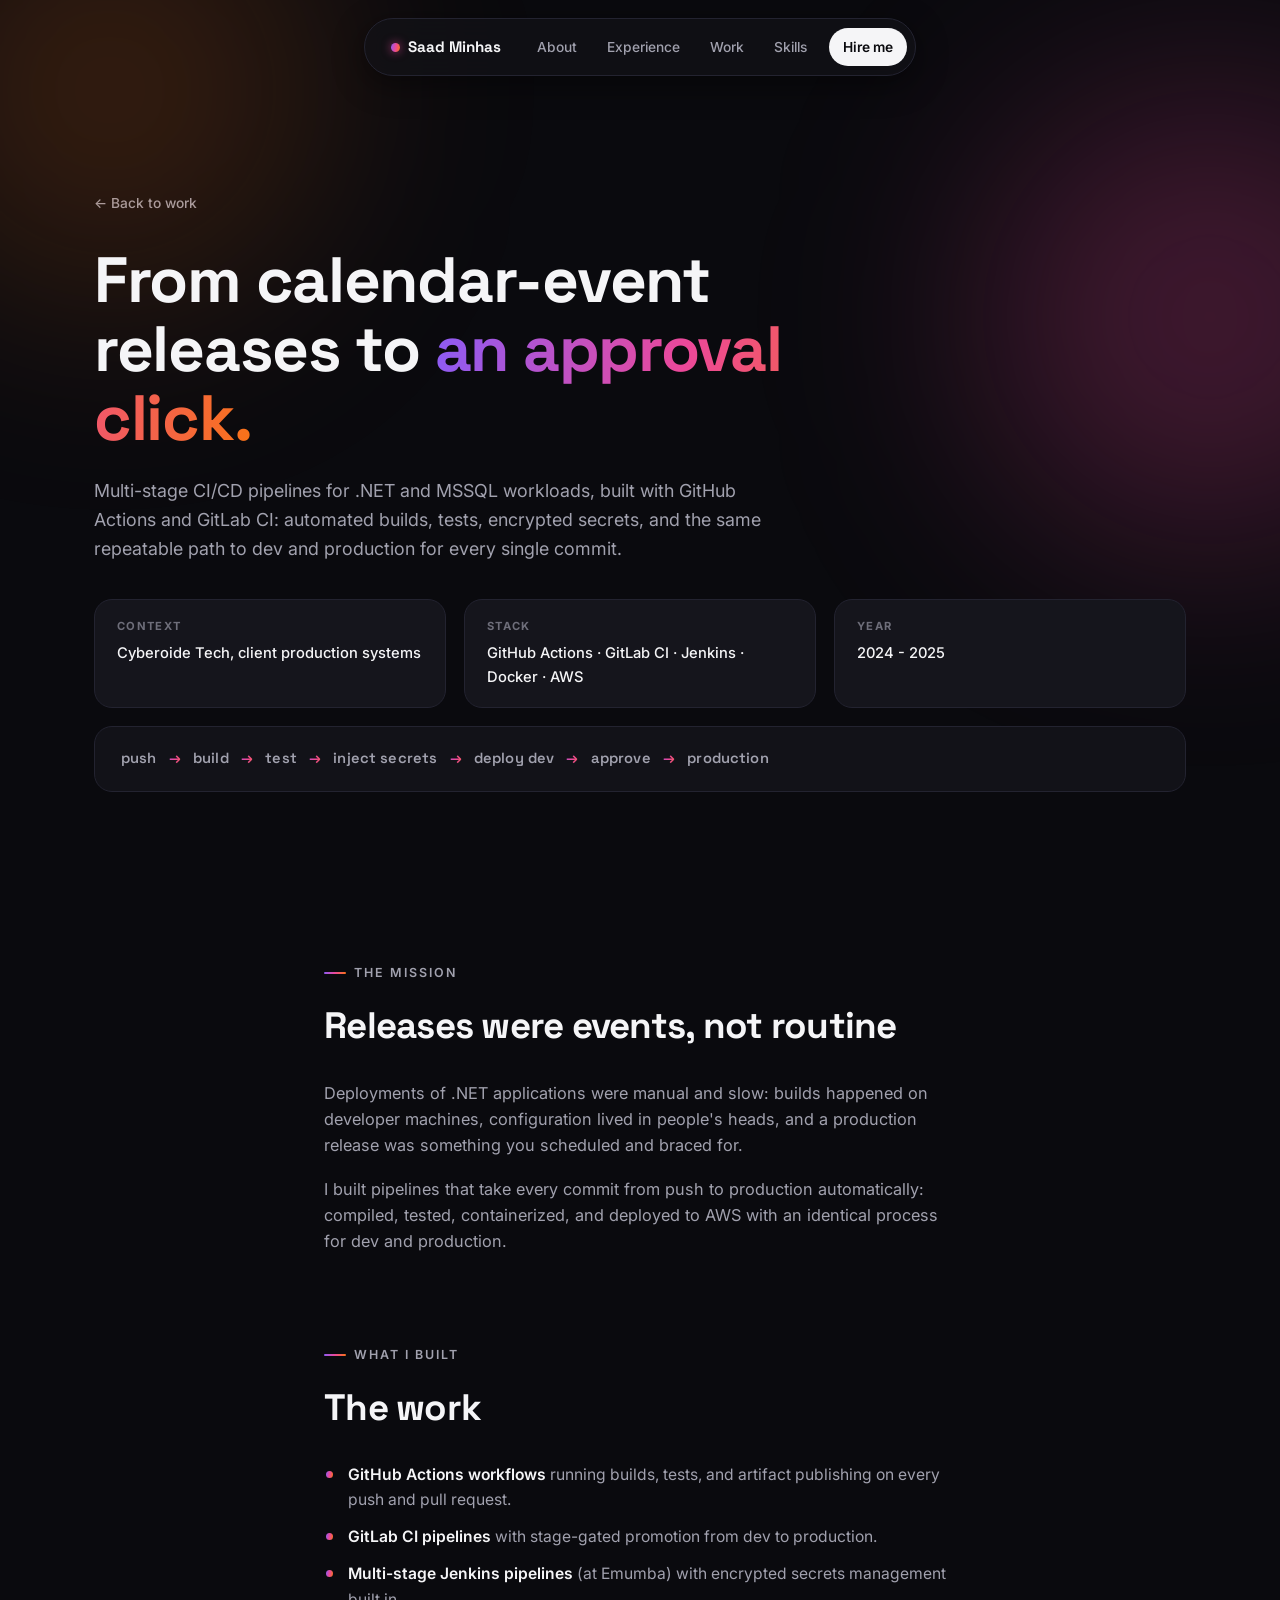
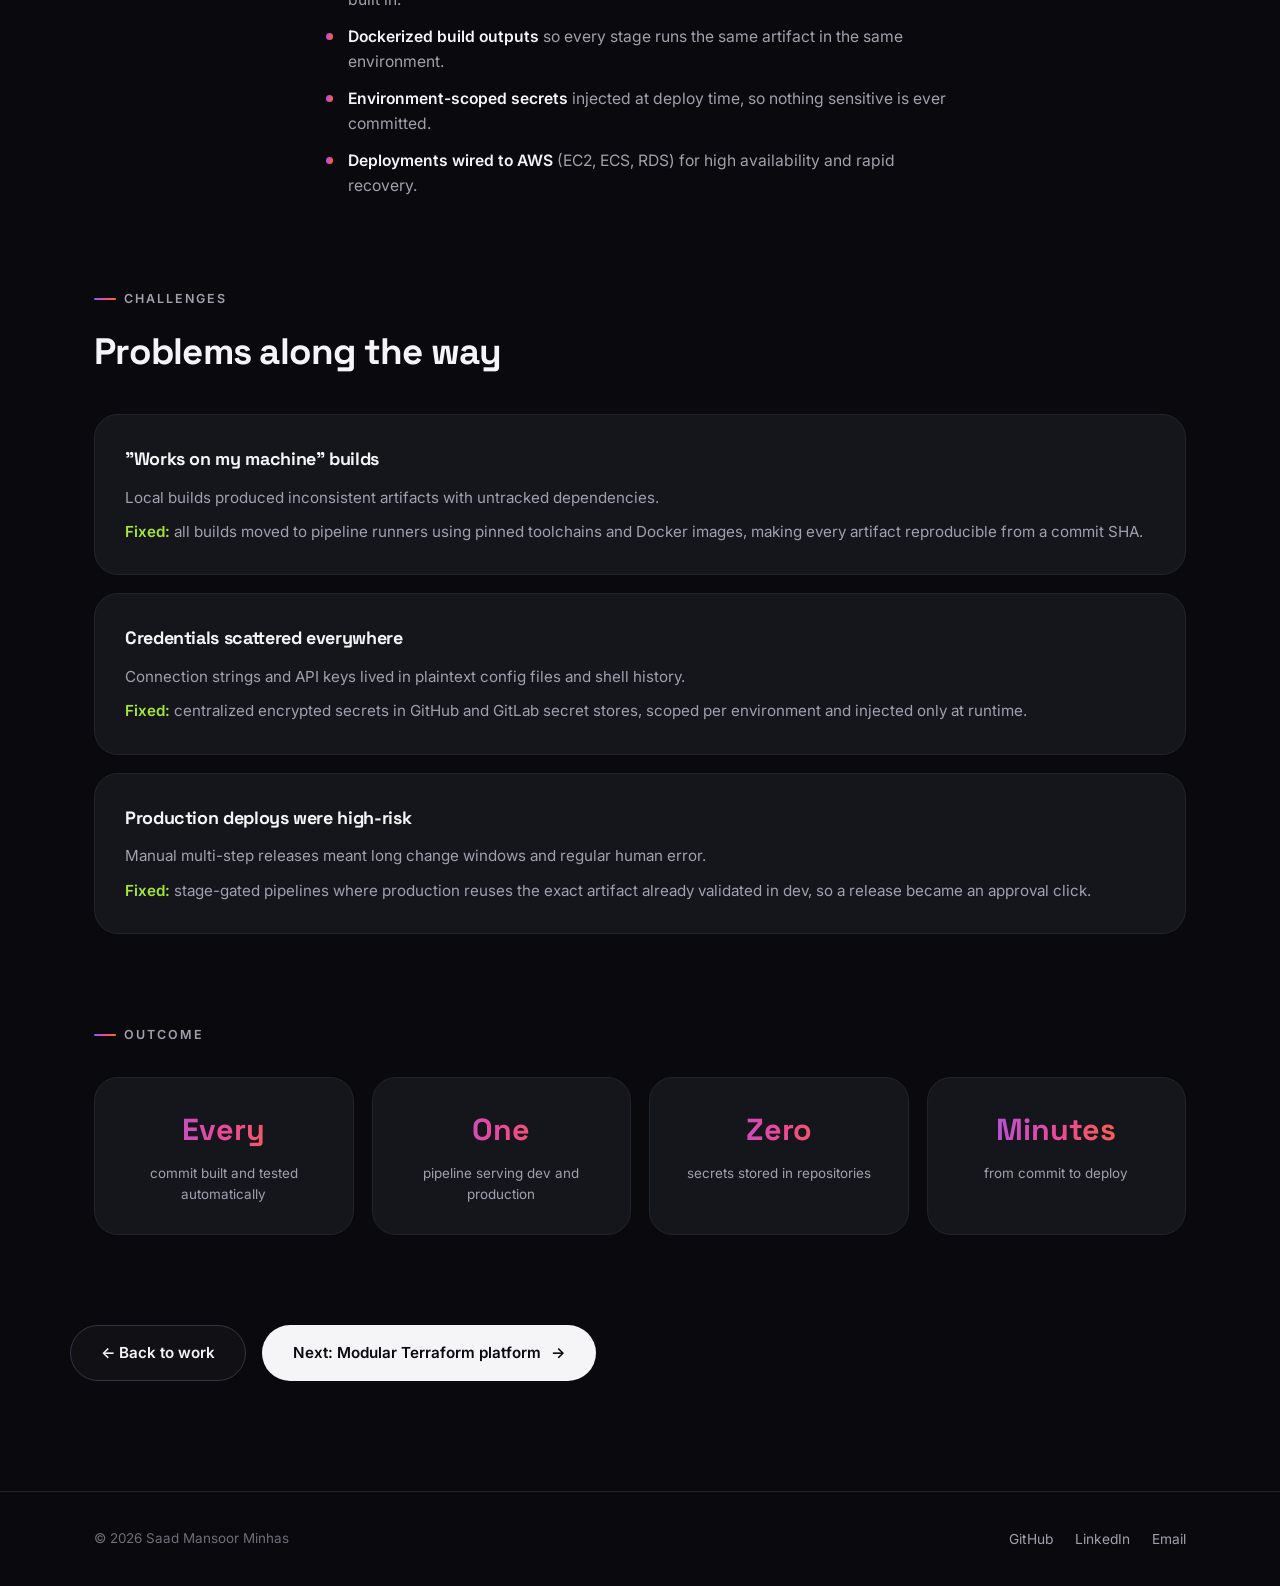
<file: cicd-pipeline.html>
<!DOCTYPE html>
<html lang="en">

<head>
    <meta charset="UTF-8">
    <meta name="viewport" content="width=device-width, initial-scale=1.0">
    <title>End-to-end CI/CD pipelines | Saad Mansoor Minhas</title>
    <meta name="description" content="Case study: multi-stage CI/CD pipelines with GitHub Actions and GitLab CI: automated builds, tests, encrypted secrets, and stage-gated deploys.">
    <link rel="preconnect" href="https://fonts.googleapis.com">
    <link rel="preconnect" href="https://fonts.gstatic.com" crossorigin>
    <link
        href="https://fonts.googleapis.com/css2?family=Space+Grotesk:wght@500;600;700&family=Inter:wght@400;500;600;700&display=swap"
        rel="stylesheet">
    <link rel="stylesheet" href="styles.css">
</head>

<body>
    <nav class="nav scrolled">
        <a href="index.html" class="nav-logo"><span class="spark"></span>Saad Minhas</a>
        <button class="nav-toggle" aria-label="Toggle menu"><span></span><span></span><span></span></button>
        <div class="nav-links">
            <a href="index.html#about">About</a>
            <a href="index.html#experience">Experience</a>
            <a href="index.html#work">Work</a>
            <a href="index.html#skills">Skills</a>
            <a href="index.html#contact" class="nav-hire">Hire me</a>
        </div>
    </nav>

    <header class="study-hero">
        <div class="blob blob-orange" style="top: -120px; left: -100px; bottom: auto;"></div>
        <div class="blob blob-pink"></div>
        <div class="container">
            <a href="index.html#work" class="crumb">← Back to work</a>
            <h1 class="rise rise-1">From calendar-event releases to <span class="grad-text">an approval click.</span></h1>
            <p class="lede rise rise-2">
                Multi-stage CI/CD pipelines for .NET and MSSQL workloads, built with GitHub Actions and
                GitLab CI: automated builds, tests, encrypted secrets, and the same repeatable path to
                dev and production for every single commit.
            </p>
            <div class="study-meta rise rise-3">
                <div>
                    <p class="k">Context</p>
                    <p class="v">Cyberoide Tech, client production systems</p>
                </div>
                <div>
                    <p class="k">Stack</p>
                    <p class="v">GitHub Actions · GitLab CI · Jenkins · Docker · AWS</p>
                </div>
                <div>
                    <p class="k">Year</p>
                    <p class="v">2024 - 2025</p>
                </div>
            </div>
            <p class="flow rise rise-4">push <span class="sep">→</span> build <span class="sep">→</span> test <span class="sep">→</span> inject secrets <span class="sep">→</span> deploy dev <span class="sep">→</span> approve <span class="sep">→</span> production</p>
        </div>
    </header>

    <section class="study-section">
        <div class="container prose reveal">
            <span class="kicker">The mission</span>
            <h2>Releases were events, not routine</h2>
            <p>
                Deployments of .NET applications were manual and slow: builds happened on developer
                machines, configuration lived in people's heads, and a production release was something
                you scheduled and braced for.
            </p>
            <p>
                I built pipelines that take every commit from push to production automatically: compiled,
                tested, containerized, and deployed to AWS with an identical process for dev and production.
            </p>
        </div>
    </section>

    <section class="study-section">
        <div class="container prose reveal">
            <span class="kicker">What I built</span>
            <h2>The work</h2>
            <ul>
                <li><strong>GitHub Actions workflows</strong> running builds, tests, and artifact publishing on every push and pull request.</li>
                <li><strong>GitLab CI pipelines</strong> with stage-gated promotion from dev to production.</li>
                <li><strong>Multi-stage Jenkins pipelines</strong> (at Emumba) with encrypted secrets management built in.</li>
                <li><strong>Dockerized build outputs</strong> so every stage runs the same artifact in the same environment.</li>
                <li><strong>Environment-scoped secrets</strong> injected at deploy time, so nothing sensitive is ever committed.</li>
                <li><strong>Deployments wired to AWS</strong> (EC2, ECS, RDS) for high availability and rapid recovery.</li>
            </ul>
        </div>
    </section>

    <section class="study-section">
        <div class="container">
            <div class="reveal" style="margin-bottom: 32px;">
                <span class="kicker">Challenges</span>
                <h2 class="display" style="font-size: clamp(1.6rem, 3.4vw, 2.3rem); font-weight: 700; margin-top: 14px;">Problems along the way</h2>
            </div>
            <div class="challenge-grid" data-stagger>
                <div class="challenge reveal">
                    <h3>"Works on my machine" builds</h3>
                    <p>Local builds produced inconsistent artifacts with untracked dependencies.</p>
                    <p><strong>Fixed:</strong> all builds moved to pipeline runners using pinned toolchains and Docker images, making every artifact reproducible from a commit SHA.</p>
                </div>
                <div class="challenge reveal">
                    <h3>Credentials scattered everywhere</h3>
                    <p>Connection strings and API keys lived in plaintext config files and shell history.</p>
                    <p><strong>Fixed:</strong> centralized encrypted secrets in GitHub and GitLab secret stores, scoped per environment and injected only at runtime.</p>
                </div>
                <div class="challenge reveal">
                    <h3>Production deploys were high-risk</h3>
                    <p>Manual multi-step releases meant long change windows and regular human error.</p>
                    <p><strong>Fixed:</strong> stage-gated pipelines where production reuses the exact artifact already validated in dev, so a release became an approval click.</p>
                </div>
            </div>
        </div>
    </section>

    <section class="study-section">
        <div class="container">
            <div class="reveal" style="margin-bottom: 32px;">
                <span class="kicker">Outcome</span>
            </div>
            <div class="results-row" data-stagger>
                <div class="result reveal"><p class="num">Every</p><p class="lbl">commit built and tested automatically</p></div>
                <div class="result reveal"><p class="num">One</p><p class="lbl">pipeline serving dev and production</p></div>
                <div class="result reveal"><p class="num">Zero</p><p class="lbl">secrets stored in repositories</p></div>
                <div class="result reveal"><p class="num">Minutes</p><p class="lbl">from commit to deploy</p></div>
            </div>
        </div>
    </section>

    <div class="study-end container">
        <a href="index.html#work" class="btn btn-ghost">← Back to work</a>
        <a href="infrastructure-as-code.html" class="btn btn-primary">Next: Modular Terraform platform <span class="arr">→</span></a>
    </div>

    <footer class="footer">
        <div class="container footer-inner">
            <p>© <span class="year">2026</span> Saad Mansoor Minhas</p>
            <div class="footer-links">
                <a href="https://github.com/Saad-Mansoor-Minhas" target="_blank" rel="noopener noreferrer">GitHub</a>
                <a href="https://www.linkedin.com/in/saad-mansoor-minhas/" target="_blank" rel="noopener noreferrer">LinkedIn</a>
                <a href="mailto:saadr8840@gmail.com">Email</a>
            </div>
        </div>
    </footer>

    <script src="script.js"></script>
</body>

</html>
</file>
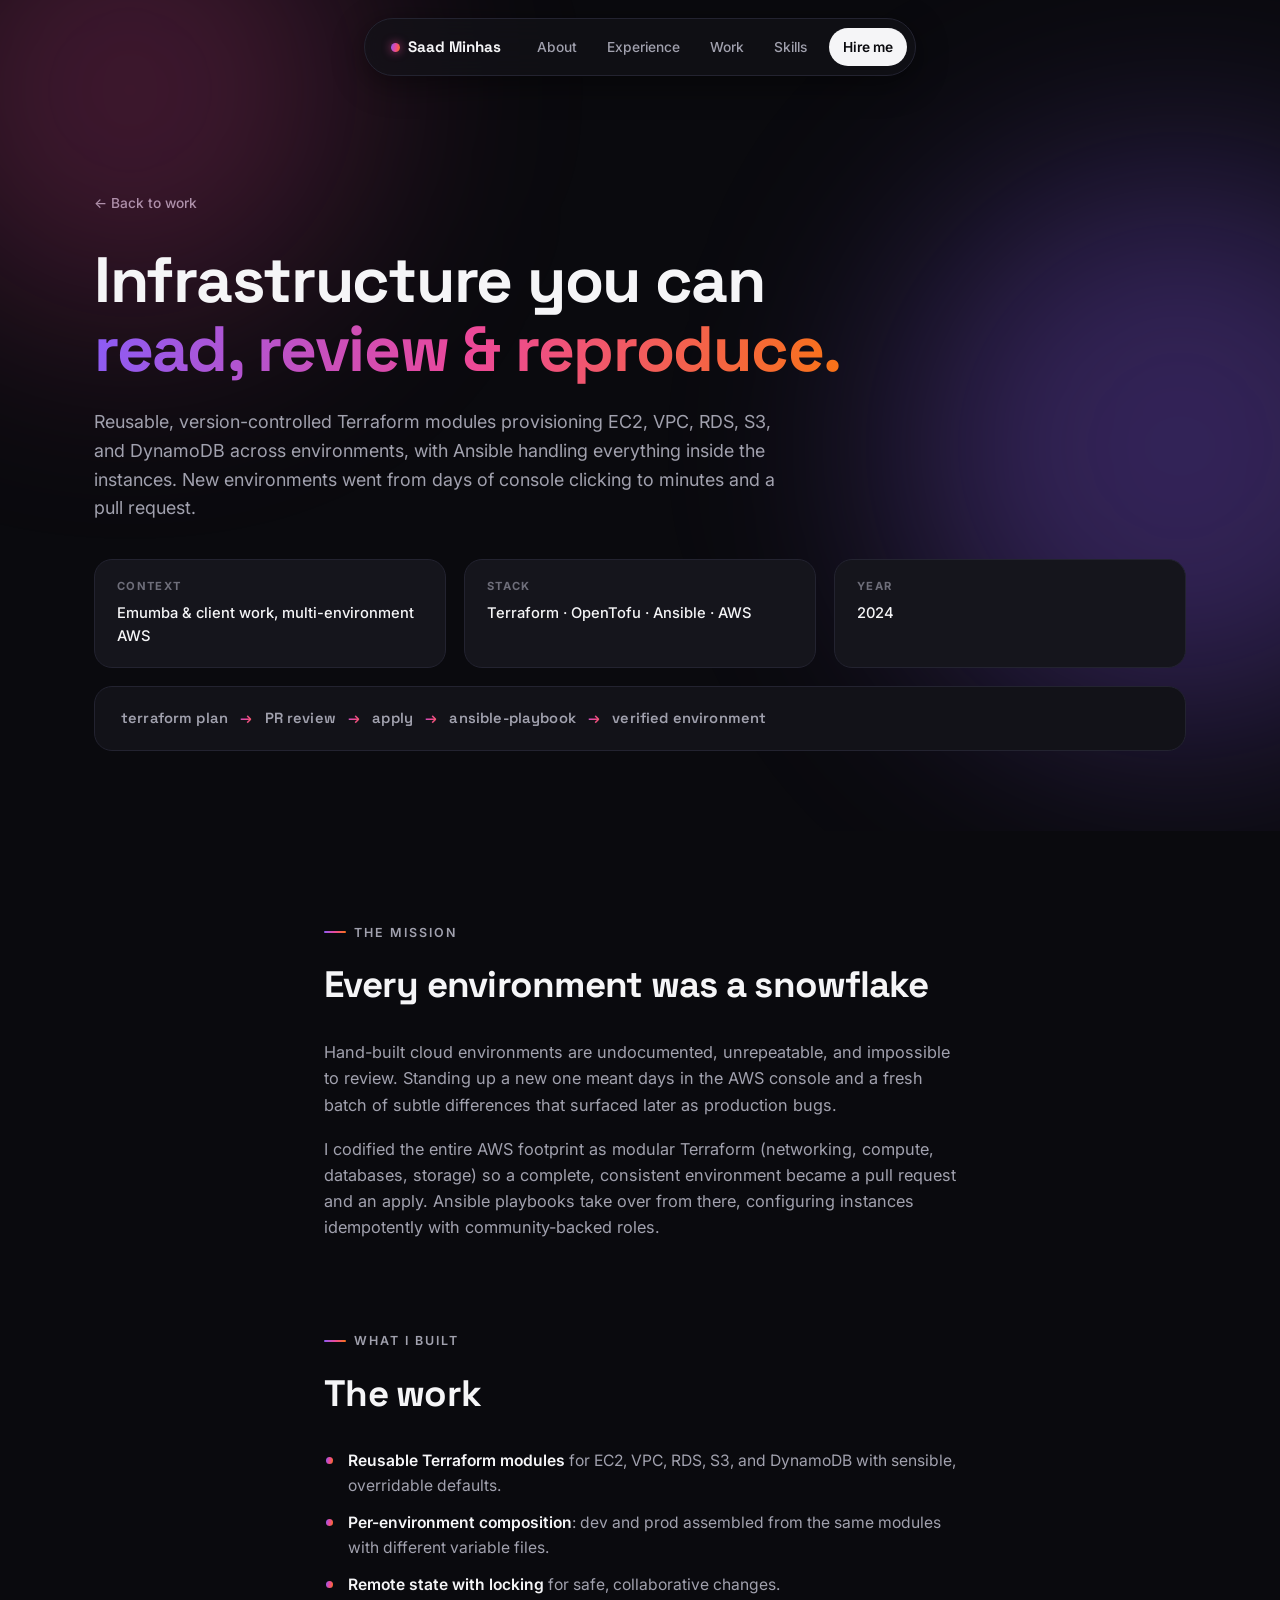
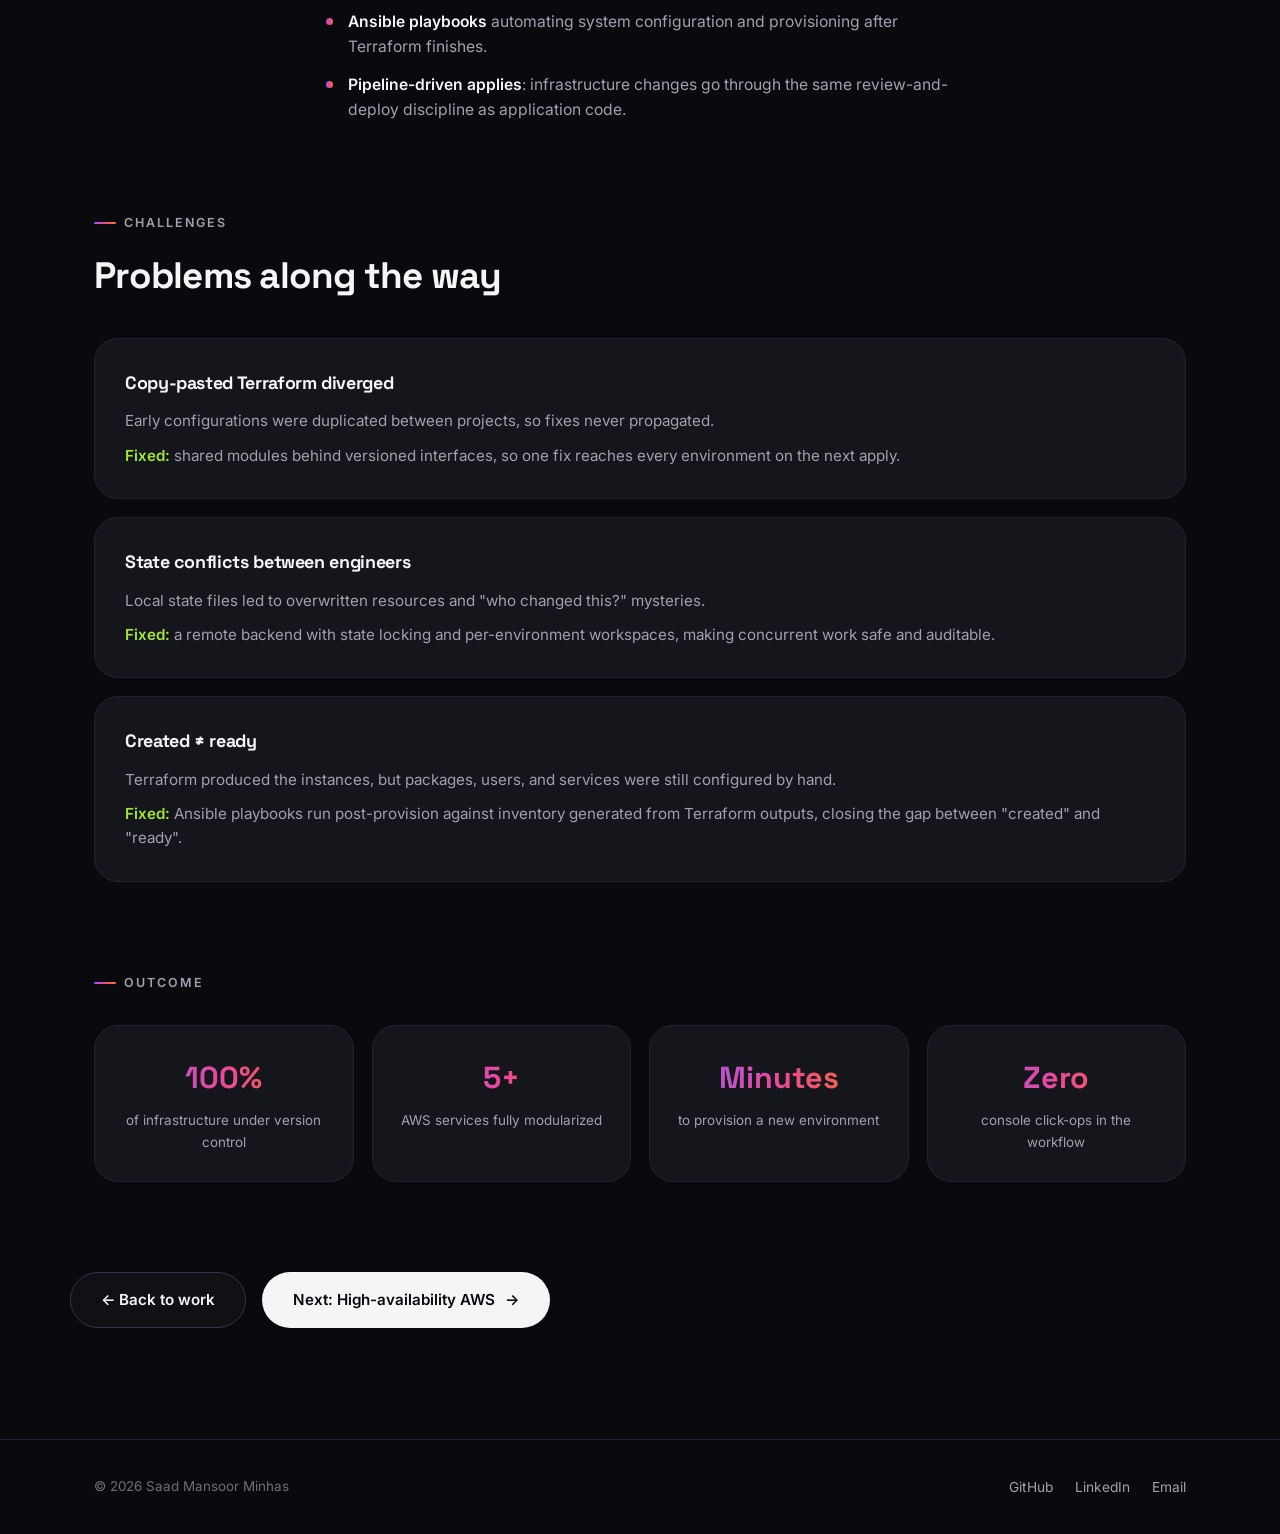
<file: infrastructure-as-code.html>
<!DOCTYPE html>
<html lang="en">

<head>
    <meta charset="UTF-8">
    <meta name="viewport" content="width=device-width, initial-scale=1.0">
    <title>Modular Terraform platform | Saad Mansoor Minhas</title>
    <meta name="description" content="Case study: reusable, version-controlled Terraform modules provisioning AWS infrastructure across environments, with Ansible configuration management.">
    <link rel="preconnect" href="https://fonts.googleapis.com">
    <link rel="preconnect" href="https://fonts.gstatic.com" crossorigin>
    <link
        href="https://fonts.googleapis.com/css2?family=Space+Grotesk:wght@500;600;700&family=Inter:wght@400;500;600;700&display=swap"
        rel="stylesheet">
    <link rel="stylesheet" href="styles.css">
</head>

<body>
    <nav class="nav scrolled">
        <a href="index.html" class="nav-logo"><span class="spark"></span>Saad Minhas</a>
        <button class="nav-toggle" aria-label="Toggle menu"><span></span><span></span><span></span></button>
        <div class="nav-links">
            <a href="index.html#about">About</a>
            <a href="index.html#experience">Experience</a>
            <a href="index.html#work">Work</a>
            <a href="index.html#skills">Skills</a>
            <a href="index.html#contact" class="nav-hire">Hire me</a>
        </div>
    </nav>

    <header class="study-hero">
        <div class="blob blob-pink" style="top: -140px; left: -100px; right: auto;"></div>
        <div class="blob blob-violet" style="top: 20%; right: -180px; left: auto;"></div>
        <div class="container">
            <a href="index.html#work" class="crumb">← Back to work</a>
            <h1 class="rise rise-1">Infrastructure you can <span class="grad-text">read, review &amp; reproduce.</span></h1>
            <p class="lede rise rise-2">
                Reusable, version-controlled Terraform modules provisioning EC2, VPC, RDS, S3, and DynamoDB
                across environments, with Ansible handling everything inside the instances. New environments
                went from days of console clicking to minutes and a pull request.
            </p>
            <div class="study-meta rise rise-3">
                <div>
                    <p class="k">Context</p>
                    <p class="v">Emumba &amp; client work, multi-environment AWS</p>
                </div>
                <div>
                    <p class="k">Stack</p>
                    <p class="v">Terraform · OpenTofu · Ansible · AWS</p>
                </div>
                <div>
                    <p class="k">Year</p>
                    <p class="v">2024</p>
                </div>
            </div>
            <p class="flow rise rise-4">terraform plan <span class="sep">→</span> PR review <span class="sep">→</span> apply <span class="sep">→</span> ansible-playbook <span class="sep">→</span> verified environment</p>
        </div>
    </header>

    <section class="study-section">
        <div class="container prose reveal">
            <span class="kicker">The mission</span>
            <h2>Every environment was a snowflake</h2>
            <p>
                Hand-built cloud environments are undocumented, unrepeatable, and impossible to review.
                Standing up a new one meant days in the AWS console and a fresh batch of subtle differences
                that surfaced later as production bugs.
            </p>
            <p>
                I codified the entire AWS footprint as modular Terraform (networking, compute, databases,
                storage) so a complete, consistent environment became a pull request and an apply. Ansible
                playbooks take over from there, configuring instances idempotently with community-backed roles.
            </p>
        </div>
    </section>

    <section class="study-section">
        <div class="container prose reveal">
            <span class="kicker">What I built</span>
            <h2>The work</h2>
            <ul>
                <li><strong>Reusable Terraform modules</strong> for EC2, VPC, RDS, S3, and DynamoDB with sensible, overridable defaults.</li>
                <li><strong>Per-environment composition</strong>: dev and prod assembled from the same modules with different variable files.</li>
                <li><strong>Remote state with locking</strong> for safe, collaborative changes.</li>
                <li><strong>Ansible playbooks</strong> automating system configuration and provisioning after Terraform finishes.</li>
                <li><strong>Pipeline-driven applies</strong>: infrastructure changes go through the same review-and-deploy discipline as application code.</li>
            </ul>
        </div>
    </section>

    <section class="study-section">
        <div class="container">
            <div class="reveal" style="margin-bottom: 32px;">
                <span class="kicker">Challenges</span>
                <h2 class="display" style="font-size: clamp(1.6rem, 3.4vw, 2.3rem); font-weight: 700; margin-top: 14px;">Problems along the way</h2>
            </div>
            <div class="challenge-grid" data-stagger>
                <div class="challenge reveal">
                    <h3>Copy-pasted Terraform diverged</h3>
                    <p>Early configurations were duplicated between projects, so fixes never propagated.</p>
                    <p><strong>Fixed:</strong> shared modules behind versioned interfaces, so one fix reaches every environment on the next apply.</p>
                </div>
                <div class="challenge reveal">
                    <h3>State conflicts between engineers</h3>
                    <p>Local state files led to overwritten resources and "who changed this?" mysteries.</p>
                    <p><strong>Fixed:</strong> a remote backend with state locking and per-environment workspaces, making concurrent work safe and auditable.</p>
                </div>
                <div class="challenge reveal">
                    <h3>Created ≠ ready</h3>
                    <p>Terraform produced the instances, but packages, users, and services were still configured by hand.</p>
                    <p><strong>Fixed:</strong> Ansible playbooks run post-provision against inventory generated from Terraform outputs, closing the gap between "created" and "ready".</p>
                </div>
            </div>
        </div>
    </section>

    <section class="study-section">
        <div class="container">
            <div class="reveal" style="margin-bottom: 32px;">
                <span class="kicker">Outcome</span>
            </div>
            <div class="results-row" data-stagger>
                <div class="result reveal"><p class="num">100%</p><p class="lbl">of infrastructure under version control</p></div>
                <div class="result reveal"><p class="num">5+</p><p class="lbl">AWS services fully modularized</p></div>
                <div class="result reveal"><p class="num">Minutes</p><p class="lbl">to provision a new environment</p></div>
                <div class="result reveal"><p class="num">Zero</p><p class="lbl">console click-ops in the workflow</p></div>
            </div>
        </div>
    </section>

    <div class="study-end container">
        <a href="index.html#work" class="btn btn-ghost">← Back to work</a>
        <a href="aws-infrastructure.html" class="btn btn-primary">Next: High-availability AWS <span class="arr">→</span></a>
    </div>

    <footer class="footer">
        <div class="container footer-inner">
            <p>© <span class="year">2026</span> Saad Mansoor Minhas</p>
            <div class="footer-links">
                <a href="https://github.com/Saad-Mansoor-Minhas" target="_blank" rel="noopener noreferrer">GitHub</a>
                <a href="https://www.linkedin.com/in/saad-mansoor-minhas/" target="_blank" rel="noopener noreferrer">LinkedIn</a>
                <a href="mailto:saadr8840@gmail.com">Email</a>
            </div>
        </div>
    </footer>

    <script src="script.js"></script>
</body>

</html>
</file>
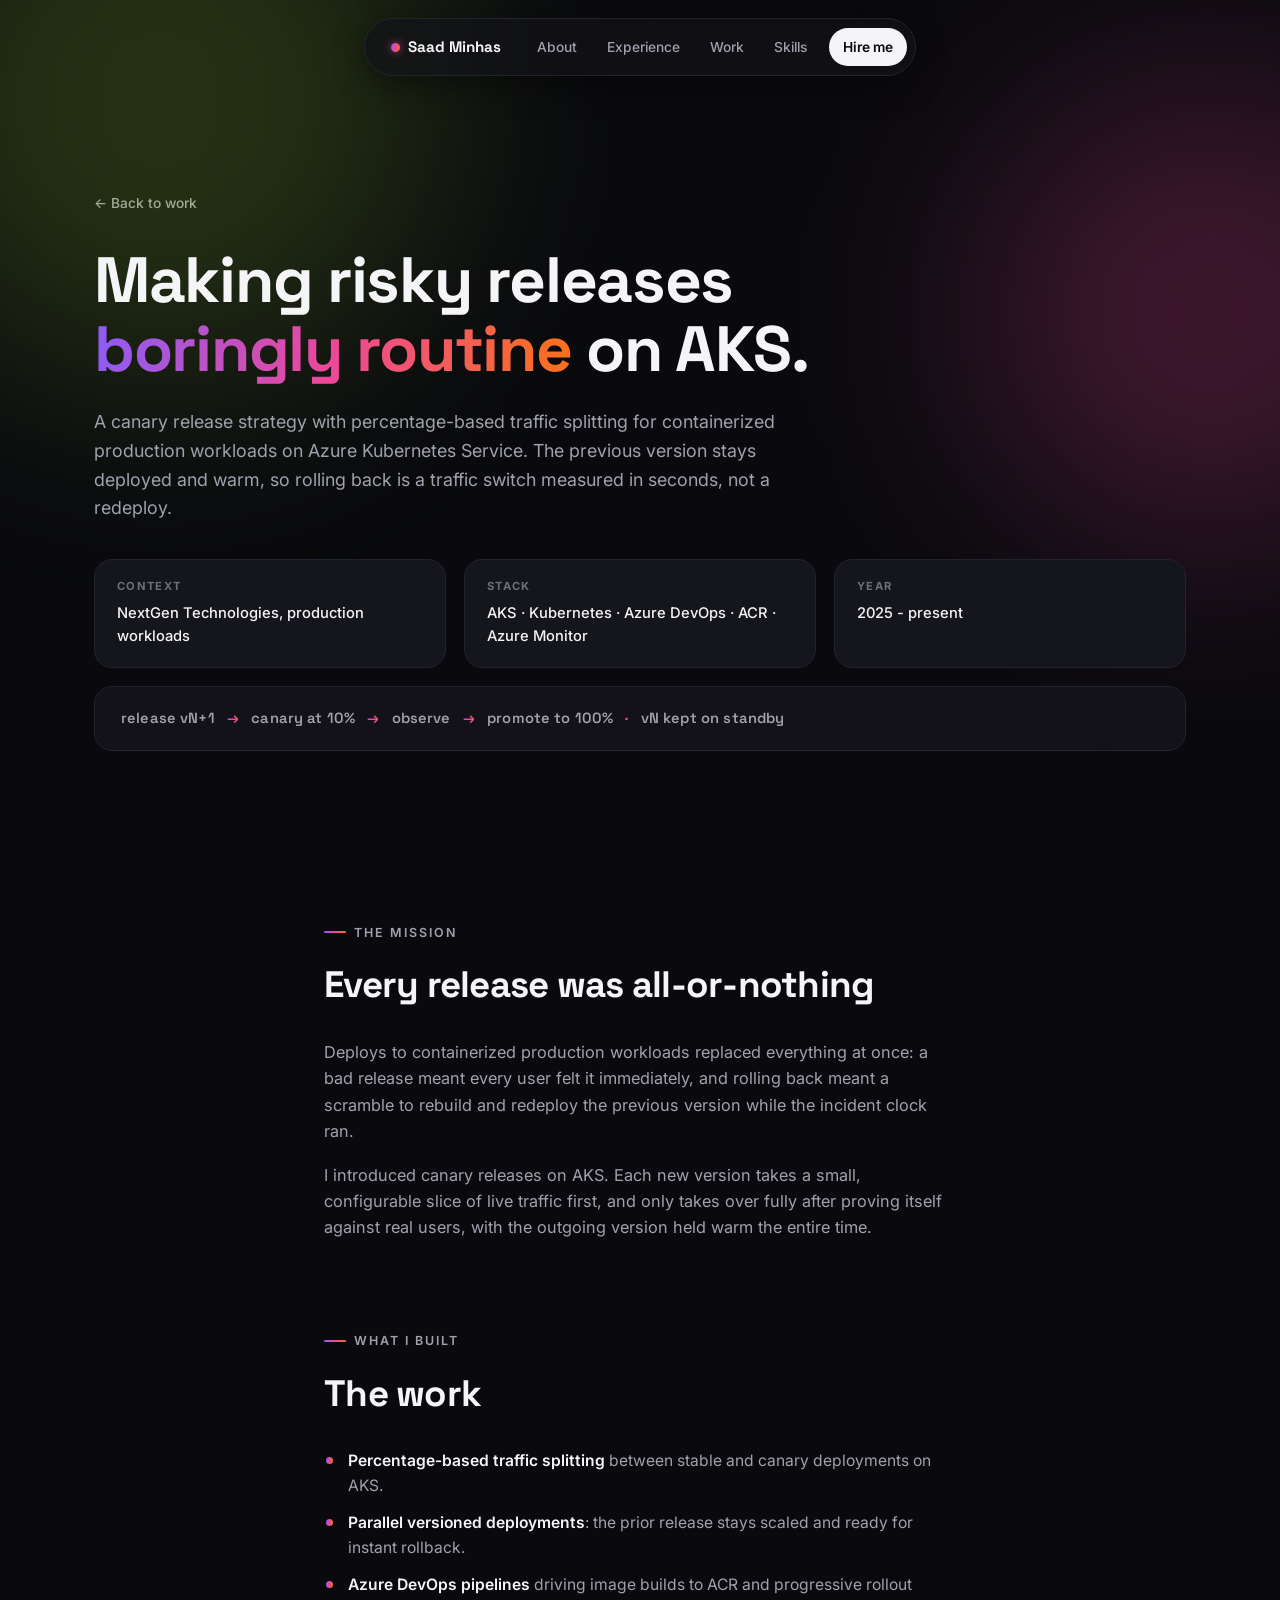
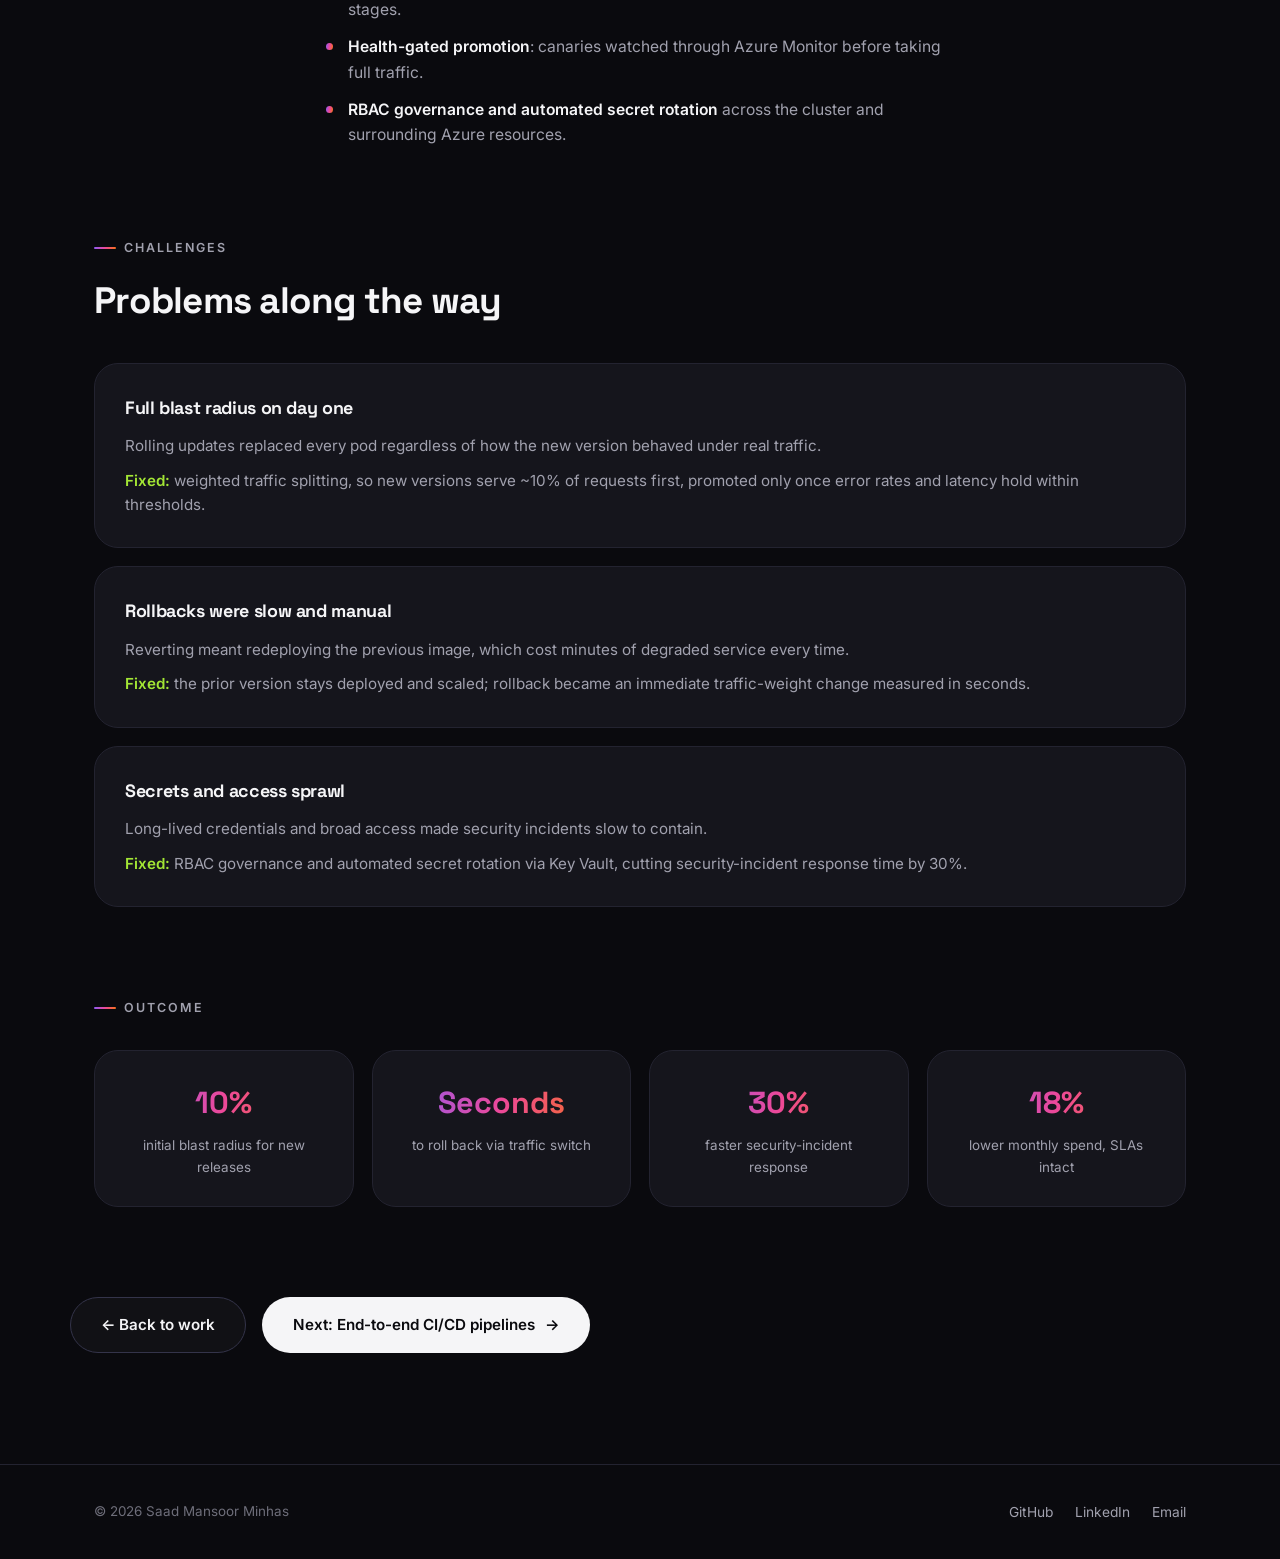
<file: kubernetes-cluster.html>
<!DOCTYPE html>
<html lang="en">

<head>
    <meta charset="UTF-8">
    <meta name="viewport" content="width=device-width, initial-scale=1.0">
    <title>Canary deployments on AKS | Saad Mansoor Minhas</title>
    <meta name="description" content="Case study: canary releases with percentage-based traffic splitting for containerized workloads on Azure Kubernetes Service.">
    <link rel="preconnect" href="https://fonts.googleapis.com">
    <link rel="preconnect" href="https://fonts.gstatic.com" crossorigin>
    <link
        href="https://fonts.googleapis.com/css2?family=Space+Grotesk:wght@500;600;700&family=Inter:wght@400;500;600;700&display=swap"
        rel="stylesheet">
    <link rel="stylesheet" href="styles.css">
</head>

<body>
    <nav class="nav scrolled">
        <a href="index.html" class="nav-logo"><span class="spark"></span>Saad Minhas</a>
        <button class="nav-toggle" aria-label="Toggle menu"><span></span><span></span><span></span></button>
        <div class="nav-links">
            <a href="index.html#about">About</a>
            <a href="index.html#experience">Experience</a>
            <a href="index.html#work">Work</a>
            <a href="index.html#skills">Skills</a>
            <a href="index.html#contact" class="nav-hire">Hire me</a>
        </div>
    </nav>

    <header class="study-hero">
        <div class="blob blob-violet" style="background: rgba(163, 230, 53, 0.18);"></div>
        <div class="blob blob-pink"></div>
        <div class="container">
            <a href="index.html#work" class="crumb">← Back to work</a>
            <h1 class="rise rise-1">Making risky releases <span class="grad-text">boringly routine</span> on AKS.</h1>
            <p class="lede rise rise-2">
                A canary release strategy with percentage-based traffic splitting for containerized
                production workloads on Azure Kubernetes Service. The previous version stays deployed
                and warm, so rolling back is a traffic switch measured in seconds, not a redeploy.
            </p>
            <div class="study-meta rise rise-3">
                <div>
                    <p class="k">Context</p>
                    <p class="v">NextGen Technologies, production workloads</p>
                </div>
                <div>
                    <p class="k">Stack</p>
                    <p class="v">AKS · Kubernetes · Azure DevOps · ACR · Azure Monitor</p>
                </div>
                <div>
                    <p class="k">Year</p>
                    <p class="v">2025 - present</p>
                </div>
            </div>
            <p class="flow rise rise-4">release vN+1 <span class="sep">→</span> canary at 10% <span class="sep">→</span> observe <span class="sep">→</span> promote to 100% <span class="sep">·</span> vN kept on standby</p>
        </div>
    </header>

    <section class="study-section">
        <div class="container prose reveal">
            <span class="kicker">The mission</span>
            <h2>Every release was all-or-nothing</h2>
            <p>
                Deploys to containerized production workloads replaced everything at once: a bad release
                meant every user felt it immediately, and rolling back meant a scramble to rebuild and
                redeploy the previous version while the incident clock ran.
            </p>
            <p>
                I introduced canary releases on AKS. Each new version takes a small, configurable slice
                of live traffic first, and only takes over fully after proving itself against real users,
                with the outgoing version held warm the entire time.
            </p>
        </div>
    </section>

    <section class="study-section">
        <div class="container prose reveal">
            <span class="kicker">What I built</span>
            <h2>The work</h2>
            <ul>
                <li><strong>Percentage-based traffic splitting</strong> between stable and canary deployments on AKS.</li>
                <li><strong>Parallel versioned deployments</strong>: the prior release stays scaled and ready for instant rollback.</li>
                <li><strong>Azure DevOps pipelines</strong> driving image builds to ACR and progressive rollout stages.</li>
                <li><strong>Health-gated promotion</strong>: canaries watched through Azure Monitor before taking full traffic.</li>
                <li><strong>RBAC governance and automated secret rotation</strong> across the cluster and surrounding Azure resources.</li>
            </ul>
        </div>
    </section>

    <section class="study-section">
        <div class="container">
            <div class="reveal" style="margin-bottom: 32px;">
                <span class="kicker">Challenges</span>
                <h2 class="display" style="font-size: clamp(1.6rem, 3.4vw, 2.3rem); font-weight: 700; margin-top: 14px;">Problems along the way</h2>
            </div>
            <div class="challenge-grid" data-stagger>
                <div class="challenge reveal">
                    <h3>Full blast radius on day one</h3>
                    <p>Rolling updates replaced every pod regardless of how the new version behaved under real traffic.</p>
                    <p><strong>Fixed:</strong> weighted traffic splitting, so new versions serve ~10% of requests first, promoted only once error rates and latency hold within thresholds.</p>
                </div>
                <div class="challenge reveal">
                    <h3>Rollbacks were slow and manual</h3>
                    <p>Reverting meant redeploying the previous image, which cost minutes of degraded service every time.</p>
                    <p><strong>Fixed:</strong> the prior version stays deployed and scaled; rollback became an immediate traffic-weight change measured in seconds.</p>
                </div>
                <div class="challenge reveal">
                    <h3>Secrets and access sprawl</h3>
                    <p>Long-lived credentials and broad access made security incidents slow to contain.</p>
                    <p><strong>Fixed:</strong> RBAC governance and automated secret rotation via Key Vault, cutting security-incident response time by 30%.</p>
                </div>
            </div>
        </div>
    </section>

    <section class="study-section">
        <div class="container">
            <div class="reveal" style="margin-bottom: 32px;">
                <span class="kicker">Outcome</span>
            </div>
            <div class="results-row" data-stagger>
                <div class="result reveal"><p class="num">10%</p><p class="lbl">initial blast radius for new releases</p></div>
                <div class="result reveal"><p class="num">Seconds</p><p class="lbl">to roll back via traffic switch</p></div>
                <div class="result reveal"><p class="num">30%</p><p class="lbl">faster security-incident response</p></div>
                <div class="result reveal"><p class="num">18%</p><p class="lbl">lower monthly spend, SLAs intact</p></div>
            </div>
        </div>
    </section>

    <div class="study-end container">
        <a href="index.html#work" class="btn btn-ghost">← Back to work</a>
        <a href="cicd-pipeline.html" class="btn btn-primary">Next: End-to-end CI/CD pipelines <span class="arr">→</span></a>
    </div>

    <footer class="footer">
        <div class="container footer-inner">
            <p>© <span class="year">2026</span> Saad Mansoor Minhas</p>
            <div class="footer-links">
                <a href="https://github.com/Saad-Mansoor-Minhas" target="_blank" rel="noopener noreferrer">GitHub</a>
                <a href="https://www.linkedin.com/in/saad-mansoor-minhas/" target="_blank" rel="noopener noreferrer">LinkedIn</a>
                <a href="mailto:saadr8840@gmail.com">Email</a>
            </div>
        </div>
    </footer>

    <script src="script.js"></script>
</body>

</html>
</file>
<file: styles.css>
/* ============================================================
   Saad Mansoor Minhas — Portfolio
   Vibrant, kinetic, Framer-grade. Big type, real color, motion.
   ============================================================ */

:root {
    --bg: #0a0a0e;
    --panel: #121218;
    --card: #15151c;
    --border: #232330;
    --border-hi: #34344a;
    --text: #f5f5f7;
    --muted: #a1a1ae;
    --dim: #6e6e7a;
    --violet: #8b5cf6;
    --pink: #ec4899;
    --orange: #f97316;
    --lime: #a3e635;
    --grad: linear-gradient(100deg, #8b5cf6 0%, #ec4899 50%, #f97316 100%);
    --display: 'Space Grotesk', 'Inter', sans-serif;
    --body: 'Inter', system-ui, sans-serif;
    --ease-out: cubic-bezier(0.22, 1, 0.36, 1);
    --ease-spring: cubic-bezier(0.34, 1.56, 0.64, 1);
}

* { margin: 0; padding: 0; box-sizing: border-box; }

html { scroll-behavior: smooth; scroll-padding-top: 110px; }

body {
    font-family: var(--body);
    background: var(--bg);
    color: var(--text);
    line-height: 1.6;
    overflow-x: hidden;
    -webkit-font-smoothing: antialiased;
}

::selection { background: var(--violet); color: #fff; }

img { max-width: 100%; display: block; }
a { color: inherit; text-decoration: none; }
ul { list-style: none; }
button { font-family: inherit; cursor: pointer; }

.container { max-width: 1140px; margin: 0 auto; padding: 0 24px; }

/* ---------- Type ---------- */
h1, h2, h3, .display { font-family: var(--display); letter-spacing: -0.02em; }

.grad-text {
    background: var(--grad);
    -webkit-background-clip: text;
    background-clip: text;
    -webkit-text-fill-color: transparent;
    color: transparent;
}

.kicker {
    display: inline-flex;
    align-items: center;
    gap: 8px;
    font-size: 0.78rem;
    font-weight: 600;
    letter-spacing: 0.16em;
    text-transform: uppercase;
    color: var(--muted);
}

.kicker::before {
    content: '';
    width: 22px; height: 2px;
    border-radius: 2px;
    background: var(--grad);
}

/* ============================================================
   Motion
   ============================================================ */
.reveal {
    opacity: 0;
    transform: translateY(36px) scale(0.985);
    transition: opacity 0.85s var(--ease-out), transform 0.85s var(--ease-out);
}

.reveal.visible { opacity: 1; transform: none; }

/* hero load-in */
@keyframes riseIn {
    from { opacity: 0; transform: translateY(40px); }
    to { opacity: 1; transform: none; }
}

.rise { opacity: 0; animation: riseIn 0.9s var(--ease-out) forwards; }
.rise-1 { animation-delay: 0.05s; }
.rise-2 { animation-delay: 0.18s; }
.rise-3 { animation-delay: 0.31s; }
.rise-4 { animation-delay: 0.44s; }
.rise-5 { animation-delay: 0.57s; }

@media (prefers-reduced-motion: reduce) {
    *, *::before, *::after {
        animation-duration: 0.01ms !important;
        animation-iteration-count: 1 !important;
        transition-duration: 0.01ms !important;
    }
    .reveal, .rise { opacity: 1; transform: none; }
}

/* ============================================================
   Nav — floating pill
   ============================================================ */
.nav {
    position: fixed;
    top: 18px;
    left: 50%;
    transform: translateX(-50%);
    z-index: 200;
    display: flex;
    align-items: center;
    gap: 6px;
    padding: 8px;
    border-radius: 100px;
    background: rgba(18, 18, 24, 0.72);
    border: 1px solid var(--border);
    backdrop-filter: blur(16px);
    -webkit-backdrop-filter: blur(16px);
    box-shadow: 0 8px 32px rgba(0, 0, 0, 0.45);
    transition: box-shadow 0.3s ease, border-color 0.3s ease;
    max-width: calc(100vw - 32px);
}

.nav.scrolled { border-color: var(--border-hi); }

.nav-logo {
    font-family: var(--display);
    font-weight: 700;
    font-size: 0.95rem;
    padding: 8px 16px 8px 18px;
    display: flex;
    align-items: center;
    gap: 8px;
}

.nav-logo .spark {
    width: 9px; height: 9px;
    border-radius: 50%;
    background: var(--grad);
    box-shadow: 0 0 10px rgba(236, 72, 153, 0.7);
}

.nav-links { display: flex; align-items: center; gap: 2px; }

.nav-links a {
    font-size: 0.86rem;
    font-weight: 500;
    color: var(--muted);
    padding: 8px 14px;
    border-radius: 100px;
    transition: color 0.2s ease, background 0.2s ease;
}

.nav-links a:hover { color: var(--text); background: rgba(255, 255, 255, 0.06); }
.nav-links a.active { color: var(--text); background: rgba(255, 255, 255, 0.09); }

.nav-links .nav-hire {
    color: #0a0a0e;
    background: var(--text);
    font-weight: 600;
    margin-left: 6px;
}

.nav-links .nav-hire:hover { background: #fff; color: #0a0a0e; }

.nav-toggle { display: none; background: none; border: none; padding: 10px 14px; z-index: 201; }
.nav-toggle span {
    display: block;
    width: 20px; height: 2px;
    border-radius: 2px;
    background: var(--text);
    margin: 4.5px 0;
    transition: transform 0.3s var(--ease-spring), opacity 0.2s ease;
}
.nav-toggle.open span:nth-child(1) { transform: translateY(6.5px) rotate(45deg); }
.nav-toggle.open span:nth-child(2) { opacity: 0; }
.nav-toggle.open span:nth-child(3) { transform: translateY(-6.5px) rotate(-45deg); }

@media (max-width: 760px) {
    .nav { width: calc(100vw - 32px); justify-content: space-between; }
    .nav-toggle { display: block; }
    .nav-links {
        position: fixed;
        inset: 0;
        background: rgba(10, 10, 14, 0.97);
        backdrop-filter: blur(20px);
        flex-direction: column;
        justify-content: center;
        gap: 18px;
        opacity: 0;
        pointer-events: none;
        transition: opacity 0.25s ease;
    }
    .nav-links.open { opacity: 1; pointer-events: auto; }
    .nav-links a { font-size: 1.5rem; font-family: var(--display); }
}

/* ============================================================
   Buttons
   ============================================================ */
.btn {
    position: relative;
    display: inline-flex;
    align-items: center;
    gap: 10px;
    padding: 15px 30px;
    border-radius: 100px;
    font-weight: 600;
    font-size: 0.95rem;
    border: 1px solid transparent;
    transition: transform 0.35s var(--ease-spring), box-shadow 0.3s ease, background 0.3s ease, color 0.3s ease, border-color 0.3s ease;
    will-change: transform;
}

.btn:hover { transform: translateY(-3px) scale(1.02); }
.btn:active { transform: translateY(0) scale(0.98); }

.btn-primary {
    background: var(--text);
    color: #0a0a0e;
}

.btn-primary:hover {
    background: var(--grad);
    color: #fff;
    box-shadow: 0 14px 40px rgba(236, 72, 153, 0.35);
}

.btn-ghost {
    border-color: var(--border-hi);
    color: var(--text);
    background: rgba(255, 255, 255, 0.03);
}

.btn-ghost:hover { border-color: var(--violet); box-shadow: 0 10px 32px rgba(139, 92, 246, 0.25); }

.btn .arr { transition: transform 0.3s var(--ease-spring); display: inline-block; }
.btn:hover .arr { transform: translateX(4px); }

/* ============================================================
   Hero
   ============================================================ */
.hero {
    position: relative;
    min-height: 100svh;
    display: flex;
    flex-direction: column;
    justify-content: center;
    padding: 150px 0 60px;
    overflow: hidden;
}

.blob {
    position: absolute;
    border-radius: 50%;
    filter: blur(110px);
    pointer-events: none;
    animation: blobDrift 18s ease-in-out infinite alternate;
}

.blob-violet { width: 560px; height: 560px; background: rgba(139, 92, 246, 0.32); top: -180px; left: -120px; }
.blob-pink { width: 460px; height: 460px; background: rgba(236, 72, 153, 0.24); top: 10%; right: -160px; animation-delay: -6s; }
.blob-orange { width: 420px; height: 420px; background: rgba(249, 115, 22, 0.18); bottom: -180px; left: 32%; animation-delay: -12s; }

@keyframes blobDrift {
    0% { transform: translate(0, 0) scale(1); }
    50% { transform: translate(70px, -50px) scale(1.15); }
    100% { transform: translate(-50px, 60px) scale(0.92); }
}

.hero-inner { position: relative; z-index: 2; text-align: center; max-width: 880px; margin: 0 auto; }

.hero-badge {
    display: inline-flex;
    align-items: center;
    gap: 10px;
    font-size: 0.84rem;
    font-weight: 500;
    color: var(--muted);
    border: 1px solid var(--border-hi);
    background: rgba(255, 255, 255, 0.04);
    padding: 9px 20px;
    border-radius: 100px;
    margin-bottom: 32px;
}

.hero-badge .pulse {
    width: 8px; height: 8px;
    border-radius: 50%;
    background: var(--lime);
    position: relative;
}

.hero-badge .pulse::after {
    content: '';
    position: absolute;
    inset: -4px;
    border-radius: 50%;
    border: 1.5px solid var(--lime);
    animation: ping 1.8s ease-out infinite;
}

@keyframes ping {
    0% { transform: scale(0.5); opacity: 1; }
    100% { transform: scale(1.9); opacity: 0; }
}

.hero h1 {
    font-size: clamp(2.7rem, 7.2vw, 5.2rem);
    font-weight: 700;
    line-height: 1.05;
    margin-bottom: 28px;
}

.hero-sub {
    font-size: clamp(1.02rem, 1.6vw, 1.2rem);
    color: var(--muted);
    max-width: 600px;
    margin: 0 auto 40px;
}

.hero-sub strong { color: var(--text); font-weight: 600; }

.hero-cta { display: flex; gap: 16px; justify-content: center; flex-wrap: wrap; margin-bottom: 64px; }

.hero-stats {
    display: flex;
    justify-content: center;
    gap: clamp(28px, 6vw, 72px);
    flex-wrap: wrap;
}

.hstat { text-align: center; }

.hstat .v {
    font-family: var(--display);
    font-size: clamp(1.7rem, 3.4vw, 2.5rem);
    font-weight: 700;
    background: var(--grad);
    -webkit-background-clip: text;
    background-clip: text;
    -webkit-text-fill-color: transparent;
}

.hstat .l { font-size: 0.83rem; color: var(--muted); margin-top: 4px; }

/* ============================================================
   Marquee
   ============================================================ */
.marquee {
    border-top: 1px solid var(--border);
    border-bottom: 1px solid var(--border);
    padding: 26px 0;
    overflow: hidden;
    position: relative;
    background: var(--panel);
}

.marquee-track {
    display: flex;
    gap: 56px;
    width: max-content;
    animation: marquee 36s linear infinite;
}

.marquee:hover .marquee-track { animation-play-state: paused; }

@keyframes marquee {
    from { transform: translateX(0); }
    to { transform: translateX(-50%); }
}

.marquee-item {
    font-family: var(--display);
    font-size: 1.15rem;
    font-weight: 600;
    color: var(--dim);
    display: flex;
    align-items: center;
    gap: 56px;
    white-space: nowrap;
    transition: color 0.3s ease;
}

.marquee-item::after { content: '✦'; color: var(--violet); font-size: 0.8rem; }

/* ============================================================
   Sections
   ============================================================ */
.section { padding: 130px 0 0; position: relative; }

.section-head { margin-bottom: 56px; }

.section-head h2 {
    font-size: clamp(2rem, 4.6vw, 3.2rem);
    font-weight: 700;
    line-height: 1.1;
    margin-top: 16px;
    max-width: 20ch;
}

.section-head p { color: var(--muted); max-width: 56ch; margin-top: 16px; }

/* ============================================================
   About — bento
   ============================================================ */
.bento {
    display: grid;
    grid-template-columns: repeat(12, 1fr);
    gap: 18px;
}

.bento-card {
    border: 1px solid var(--border);
    border-radius: 24px;
    background: var(--card);
    padding: 30px;
    position: relative;
    overflow: hidden;
    transition: transform 0.45s var(--ease-spring), border-color 0.3s ease, box-shadow 0.3s ease;
}

.bento-card:hover {
    transform: translateY(-6px);
    border-color: var(--border-hi);
    box-shadow: 0 24px 60px rgba(0, 0, 0, 0.5);
}

.bento-photo {
    grid-column: span 4;
    grid-row: span 2;
    padding: 0;
    min-height: 420px;
}

.bento-photo img {
    width: 100%; height: 100%;
    object-fit: cover;
    position: absolute;
    inset: 0;
    transition: transform 0.7s var(--ease-out);
}

.bento-photo:hover img { transform: scale(1.05); }

.bento-photo .tag-loc {
    position: absolute;
    bottom: 18px; left: 18px;
    z-index: 2;
    font-size: 0.8rem;
    font-weight: 500;
    background: rgba(10, 10, 14, 0.75);
    border: 1px solid var(--border-hi);
    padding: 8px 16px;
    border-radius: 100px;
    backdrop-filter: blur(8px);
}

.bento-bio { grid-column: span 8; }

.bento-bio p { color: var(--muted); margin-bottom: 14px; font-size: 1.02rem; }
.bento-bio p:last-child { margin-bottom: 0; }
.bento-bio strong { color: var(--text); font-weight: 600; }

.bento-mini { grid-column: span 4; }
.bento-mini-wide { grid-column: span 8; display: flex; align-items: center; gap: 24px; flex-wrap: wrap; }

.bento-icon {
    width: 48px; height: 48px;
    border-radius: 14px;
    display: flex;
    align-items: center;
    justify-content: center;
    font-size: 1.3rem;
    margin-bottom: 18px;
    background: rgba(139, 92, 246, 0.12);
}

.bento-mini:nth-of-type(odd) .bento-icon { background: rgba(236, 72, 153, 0.12); }

.bento-card h3 { font-size: 1.08rem; font-weight: 600; margin-bottom: 8px; }
.bento-card .d { color: var(--muted); font-size: 0.9rem; }

.bento-card .glow {
    position: absolute;
    top: -60px; right: -60px;
    width: 160px; height: 160px;
    border-radius: 50%;
    filter: blur(60px);
    opacity: 0;
    transition: opacity 0.4s ease;
    pointer-events: none;
}

.bento-card:hover .glow { opacity: 0.5; }
.glow-v { background: var(--violet); }
.glow-p { background: var(--pink); }
.glow-o { background: var(--orange); }
.glow-l { background: var(--lime); }

@media (max-width: 900px) {
    .bento-photo, .bento-bio, .bento-mini, .bento-mini-wide { grid-column: span 12; }
    .bento-photo { min-height: 360px; }
}

@media (min-width: 561px) and (max-width: 900px) {
    .bento-mini { grid-column: span 6; }
}

/* ============================================================
   Experience
   ============================================================ */
.xp-card {
    border: 1px solid var(--border);
    border-radius: 24px;
    background: var(--card);
    padding: 36px;
    margin-bottom: 18px;
    display: grid;
    grid-template-columns: 200px 1fr;
    gap: 36px;
    position: relative;
    overflow: hidden;
    transition: transform 0.45s var(--ease-spring), border-color 0.3s ease;
}

.xp-card::before {
    content: '';
    position: absolute;
    left: 0; top: 0; bottom: 0;
    width: 3px;
    background: var(--grad);
    transform: scaleY(0);
    transform-origin: top;
    transition: transform 0.5s var(--ease-out);
}

.xp-card:hover { transform: translateX(8px); border-color: var(--border-hi); }
.xp-card:hover::before { transform: scaleY(1); }

.xp-side .when {
    font-size: 0.85rem;
    font-weight: 600;
    color: var(--text);
}

.xp-side .now {
    display: inline-block;
    margin-top: 10px;
    font-size: 0.72rem;
    font-weight: 700;
    letter-spacing: 0.08em;
    text-transform: uppercase;
    color: var(--lime);
    border: 1px solid rgba(163, 230, 53, 0.35);
    background: rgba(163, 230, 53, 0.08);
    padding: 4px 12px;
    border-radius: 100px;
}

.xp-side .org { color: var(--muted); font-size: 0.85rem; margin-top: 10px; }

.xp-main h3 { font-size: 1.35rem; font-weight: 700; margin-bottom: 14px; }

.xp-main ul { display: grid; gap: 10px; margin-bottom: 20px; }

.xp-main li {
    color: var(--muted);
    font-size: 0.95rem;
    padding-left: 22px;
    position: relative;
}

.xp-main li::before {
    content: '';
    position: absolute;
    left: 2px; top: 9px;
    width: 7px; height: 7px;
    border-radius: 50%;
    background: var(--grad);
}

.xp-main li strong { color: var(--text); font-weight: 600; }

.pills { display: flex; flex-wrap: wrap; gap: 8px; }

.pill {
    font-size: 0.78rem;
    font-weight: 500;
    color: var(--muted);
    border: 1px solid var(--border);
    background: rgba(255, 255, 255, 0.03);
    padding: 6px 14px;
    border-radius: 100px;
    transition: all 0.25s ease;
}

.pill:hover {
    color: var(--text);
    border-color: var(--violet);
    background: rgba(139, 92, 246, 0.1);
    transform: translateY(-2px);
}

@media (max-width: 760px) {
    .xp-card { grid-template-columns: 1fr; gap: 18px; padding: 28px; }
}

/* ============================================================
   Projects
   ============================================================ */
.projects-grid {
    display: grid;
    grid-template-columns: 1fr 1fr;
    gap: 22px;
}

.proj {
    border: 1px solid var(--border);
    border-radius: 28px;
    background: var(--card);
    overflow: hidden;
    display: flex;
    flex-direction: column;
    transition: transform 0.5s var(--ease-spring), border-color 0.3s ease, box-shadow 0.4s ease;
}

.proj:hover {
    transform: translateY(-10px);
    border-color: var(--border-hi);
    box-shadow: 0 30px 70px rgba(0, 0, 0, 0.55);
}

.proj-cover {
    height: 210px;
    position: relative;
    display: flex;
    align-items: flex-end;
    padding: 24px;
    overflow: hidden;
}

.proj-cover::before {
    content: attr(data-num);
    position: absolute;
    top: -28px; right: 6px;
    font-family: var(--display);
    font-size: 9.5rem;
    font-weight: 700;
    line-height: 1;
    color: rgba(255, 255, 255, 0.1);
    transition: transform 0.6s var(--ease-out), color 0.4s ease;
}

.proj:hover .proj-cover::before { transform: translateY(-10px) scale(1.06); color: rgba(255, 255, 255, 0.18); }

.cover-violet { background: linear-gradient(135deg, #2e1065 0%, #7c3aed 100%); }
.cover-lime { background: linear-gradient(135deg, #1a2e05 0%, #65a30d 100%); }
.cover-orange { background: linear-gradient(135deg, #431407 0%, #ea580c 100%); }
.cover-pink { background: linear-gradient(135deg, #500724 0%, #db2777 100%); }

.proj-cover .chip {
    position: relative;
    z-index: 1;
    font-size: 0.74rem;
    font-weight: 600;
    letter-spacing: 0.06em;
    text-transform: uppercase;
    background: rgba(10, 10, 14, 0.5);
    border: 1px solid rgba(255, 255, 255, 0.2);
    padding: 7px 16px;
    border-radius: 100px;
    backdrop-filter: blur(8px);
}

.proj-body { padding: 28px; display: flex; flex-direction: column; flex: 1; }

.proj-body h3 {
    font-size: 1.32rem;
    font-weight: 700;
    margin-bottom: 10px;
    display: flex;
    align-items: center;
    justify-content: space-between;
    gap: 12px;
}

.proj-body h3 .arr { transition: transform 0.35s var(--ease-spring); color: var(--muted); }
.proj:hover h3 .arr { transform: translate(5px, -2px); color: var(--text); }

.proj-body p { color: var(--muted); font-size: 0.94rem; flex: 1; margin-bottom: 20px; }

@media (max-width: 800px) {
    .projects-grid { grid-template-columns: 1fr; }
}

/* ============================================================
   Skills
   ============================================================ */
.skill-groups { display: grid; grid-template-columns: 1fr 1fr; gap: 18px; }

.skill-group {
    border: 1px solid var(--border);
    border-radius: 24px;
    background: var(--card);
    padding: 28px;
    transition: transform 0.45s var(--ease-spring), border-color 0.3s ease;
}

.skill-group:hover { transform: translateY(-5px); border-color: var(--border-hi); }

.skill-group h3 {
    font-size: 1.02rem;
    font-weight: 700;
    margin-bottom: 16px;
    display: flex;
    align-items: center;
    gap: 10px;
}

.skill-group h3 .ico { font-size: 1.1rem; }

@media (max-width: 760px) { .skill-groups { grid-template-columns: 1fr; } }

/* ============================================================
   Credentials
   ============================================================ */
.cred-row { display: grid; grid-template-columns: 1fr 1fr 1fr; gap: 18px; }

.cred-card {
    border: 1px solid var(--border);
    border-radius: 24px;
    background: var(--card);
    padding: 28px;
    transition: transform 0.45s var(--ease-spring), border-color 0.3s ease;
}

.cred-card:hover { transform: translateY(-5px); border-color: var(--border-hi); }

.cred-card .badge {
    display: inline-block;
    font-size: 0.7rem;
    font-weight: 700;
    letter-spacing: 0.08em;
    text-transform: uppercase;
    padding: 5px 12px;
    border-radius: 100px;
    margin-bottom: 16px;
    color: var(--violet);
    background: rgba(139, 92, 246, 0.1);
    border: 1px solid rgba(139, 92, 246, 0.3);
}

.cred-card h3 { font-size: 1.02rem; font-weight: 600; margin-bottom: 6px; }
.cred-card p { color: var(--muted); font-size: 0.86rem; }

@media (max-width: 800px) { .cred-row { grid-template-columns: 1fr; } }

/* ============================================================
   CTA
   ============================================================ */
.cta { padding: 150px 0 130px; text-align: center; position: relative; overflow: hidden; }

.cta .blob { animation-duration: 14s; }

.cta-inner { position: relative; z-index: 2; }

.cta h2 {
    font-size: clamp(2.4rem, 6.5vw, 4.6rem);
    font-weight: 700;
    line-height: 1.06;
    max-width: 18ch;
    margin: 0 auto 24px;
}

.cta p { color: var(--muted); max-width: 52ch; margin: 0 auto 44px; }

.cta-actions { display: flex; gap: 16px; justify-content: center; flex-wrap: wrap; }

/* ============================================================
   Footer
   ============================================================ */
.footer { border-top: 1px solid var(--border); padding: 36px 0; }

.footer-inner {
    display: flex;
    align-items: center;
    justify-content: space-between;
    gap: 18px;
    flex-wrap: wrap;
}

.footer p { font-size: 0.84rem; color: var(--dim); }

.footer-links { display: flex; gap: 22px; }

.footer-links a {
    font-size: 0.86rem;
    color: var(--muted);
    transition: color 0.2s ease;
}

.footer-links a:hover { color: var(--text); }

/* ============================================================
   Case-study pages
   ============================================================ */
.study-hero {
    position: relative;
    padding: 190px 0 80px;
    overflow: hidden;
}

.crumb {
    display: inline-flex;
    align-items: center;
    gap: 8px;
    font-size: 0.86rem;
    font-weight: 500;
    color: var(--muted);
    margin-bottom: 32px;
    transition: color 0.2s ease, transform 0.3s var(--ease-spring);
}

.crumb:hover { color: var(--text); transform: translateX(-4px); }

.study-hero h1 {
    font-size: clamp(2.3rem, 5.8vw, 4rem);
    font-weight: 700;
    line-height: 1.08;
    max-width: 20ch;
    margin-bottom: 24px;
}

.study-hero .lede {
    font-size: 1.12rem;
    color: var(--muted);
    max-width: 62ch;
    margin-bottom: 36px;
}

.study-meta {
    display: grid;
    grid-template-columns: repeat(3, 1fr);
    gap: 18px;
    margin-bottom: 18px;
}

.study-meta > div {
    border: 1px solid var(--border);
    border-radius: 18px;
    background: var(--card);
    padding: 18px 22px;
}

.study-meta .k {
    font-size: 0.7rem;
    font-weight: 700;
    letter-spacing: 0.12em;
    text-transform: uppercase;
    color: var(--dim);
    margin-bottom: 6px;
}

.study-meta .v { font-size: 0.92rem; color: var(--text); font-weight: 500; }

@media (max-width: 680px) { .study-meta { grid-template-columns: 1fr; } }

.flow {
    border: 1px solid var(--border);
    border-radius: 18px;
    background: var(--panel);
    padding: 20px 26px;
    font-family: var(--display);
    font-size: 0.92rem;
    font-weight: 600;
    color: var(--muted);
    letter-spacing: 0.01em;
}

.flow .sep {
    background: var(--grad);
    -webkit-background-clip: text;
    background-clip: text;
    -webkit-text-fill-color: transparent;
    padding: 0 8px;
}

.study-section { padding: 84px 0 0; }

.study-section h2 {
    font-size: clamp(1.6rem, 3.4vw, 2.3rem);
    font-weight: 700;
    margin: 14px 0 24px;
}

.prose { max-width: 68ch; }
.prose p { color: var(--muted); margin-bottom: 18px; font-size: 1.02rem; }
.prose p:last-child { margin-bottom: 0; }
.prose strong { color: var(--text); font-weight: 600; }

.prose ul { display: grid; gap: 12px; }
.prose ul li {
    color: var(--muted);
    padding-left: 24px;
    position: relative;
    font-size: 0.98rem;
}
.prose ul li::before {
    content: '';
    position: absolute;
    left: 2px; top: 9px;
    width: 7px; height: 7px;
    border-radius: 50%;
    background: var(--grad);
}
.prose ul li strong { color: var(--text); }

.challenge-grid { display: grid; gap: 18px; }

.challenge {
    border: 1px solid var(--border);
    border-radius: 24px;
    background: var(--card);
    padding: 30px;
    transition: transform 0.45s var(--ease-spring), border-color 0.3s ease;
}

.challenge:hover { transform: translateY(-4px); border-color: var(--border-hi); }

.challenge h3 { font-size: 1.12rem; font-weight: 700; margin-bottom: 12px; }
.challenge p { color: var(--muted); font-size: 0.95rem; margin-bottom: 10px; }
.challenge p:last-child { margin-bottom: 0; }
.challenge strong { color: var(--lime); font-weight: 600; }

.results-row { display: grid; grid-template-columns: repeat(4, 1fr); gap: 18px; }

.result {
    border: 1px solid var(--border);
    border-radius: 24px;
    background: var(--card);
    padding: 28px 24px;
    text-align: center;
    transition: transform 0.45s var(--ease-spring), border-color 0.3s ease;
}

.result:hover { transform: translateY(-5px); border-color: var(--border-hi); }

.result .num {
    font-family: var(--display);
    font-size: 1.9rem;
    font-weight: 700;
    background: var(--grad);
    -webkit-background-clip: text;
    background-clip: text;
    -webkit-text-fill-color: transparent;
}

.result .lbl { font-size: 0.84rem; color: var(--muted); margin-top: 8px; }

@media (max-width: 800px) { .results-row { grid-template-columns: 1fr 1fr; } }
@media (max-width: 460px) { .results-row { grid-template-columns: 1fr; } }

.study-end { padding: 90px 0 110px; display: flex; gap: 16px; }

/* ============================================================
   404
   ============================================================ */
.error-page {
    min-height: 100svh;
    display: flex;
    flex-direction: column;
    align-items: center;
    justify-content: center;
    text-align: center;
    padding: 24px;
    position: relative;
    overflow: hidden;
}

.error-page .code {
    font-family: var(--display);
    font-size: clamp(6rem, 20vw, 12rem);
    font-weight: 700;
    line-height: 1;
    background: var(--grad);
    -webkit-background-clip: text;
    background-clip: text;
    -webkit-text-fill-color: transparent;
}

.error-page h1 { font-size: clamp(1.4rem, 3vw, 2rem); font-weight: 700; margin: 12px 0 14px; }
.error-page p { color: var(--muted); max-width: 44ch; margin-bottom: 36px; }
</file>
